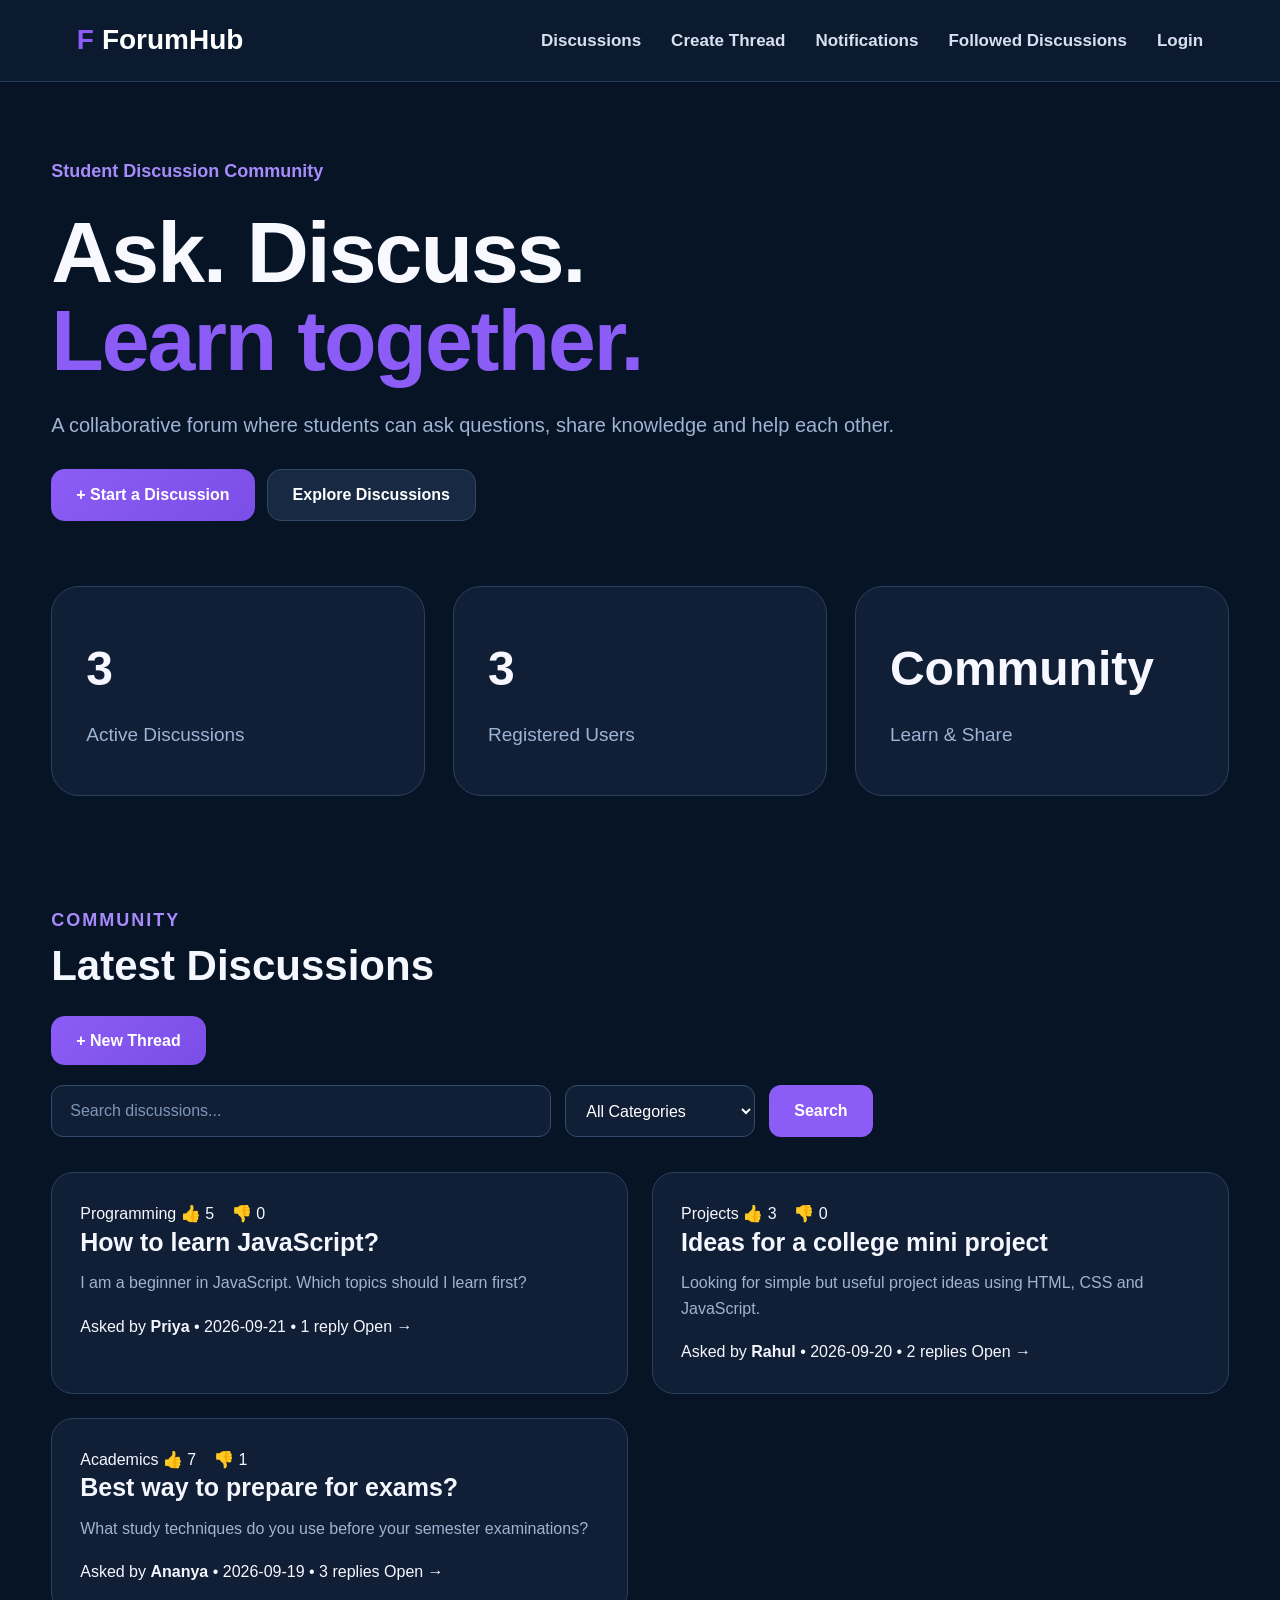
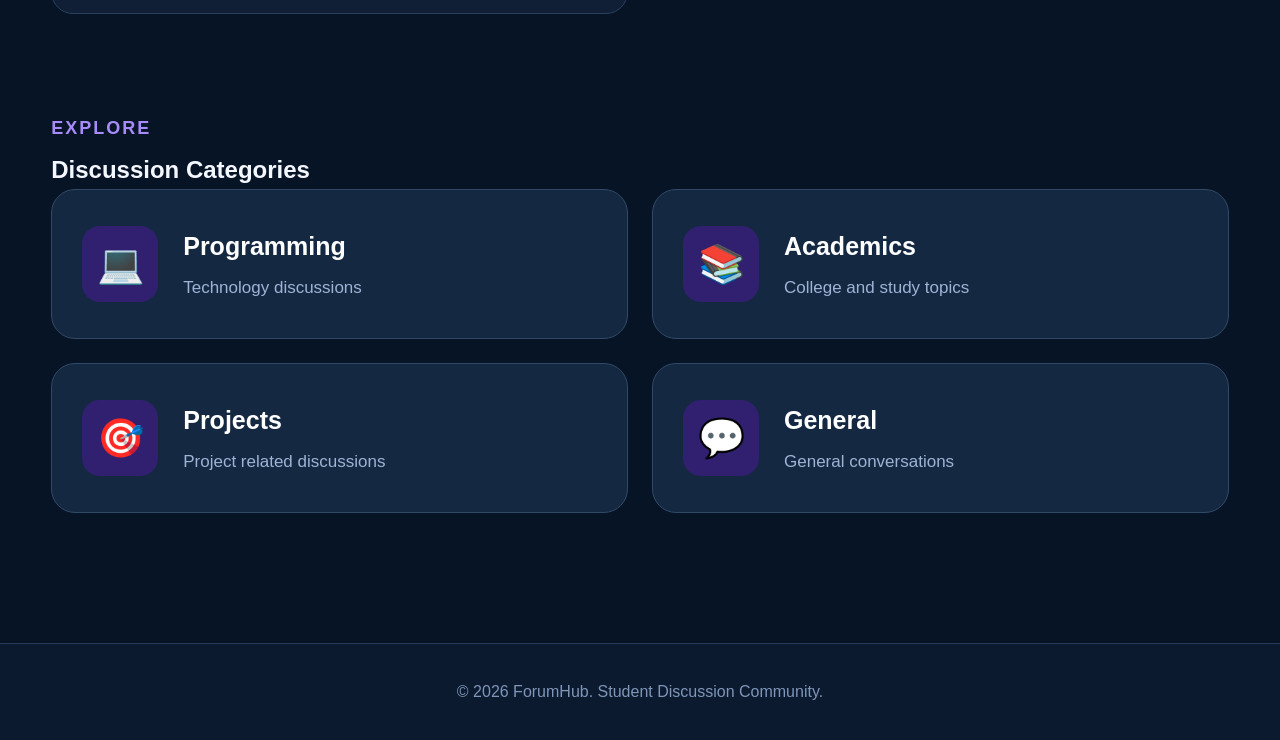
<file: index.html>
<!DOCTYPE html>
<html lang="en">

<head>
    <meta charset="UTF-8">

    <meta name="viewport" content="width=device-width, initial-scale=1.0">

    <title>ForumHub - Student Discussion Community</title>

    <link rel="stylesheet" href="css/style.css">
</head>

<body>

    <!-- ==============================
         NAVIGATION BAR
    =============================== -->

    <header class="navbar">

        <a href="index.html" class="brand">
            <span>F</span> ForumHub
        </a>

        <nav class="nav-links">
            <a href="index.html">Discussions</a>
            <a href="create-thread.html">Create Thread</a>
            <a href="notifications.html">Notifications</a>
            <a href="followed-discussions.html">Followed Discussions</a>
            <a href="login.html">Login</a>
        </nav>

    </header>


    <!-- ==============================
         HERO SECTION
    =============================== -->

    <main>

        <section class="hero">

            <div class="eyebrow">
                Student Discussion Community
            </div>

            <h1>
                Ask. Discuss.<br>
                <span>Learn together.</span>
            </h1>

            <p>
                A collaborative forum where students can ask questions,
                share knowledge and help each other.
            </p>

            <div class="hero-actions">

                <a href="create-thread.html" class="btn">
                    + Start a Discussion
                </a>

                <a href="#discussions" class="btn btn-secondary">
                    Explore Discussions
                </a>

            </div>

        </section>


        <!-- ==============================
             STATISTICS
        =============================== -->

        <section class="stats">

            <div class="stat-card">

                <div class="number" id="activeDiscussions">
                    0
                </div>

                <div class="label">
                    Active Discussions
                </div>

            </div>


            <div class="stat-card">

                <div class="number" id="registeredUsers">
                    0
                </div>

                <div class="label">
                    Registered Users
                </div>

            </div>


            <div class="stat-card">

                <div class="number">
                    Community
                </div>

                <div class="label">
                    Learn & Share
                </div>

            </div>

        </section>


        <!-- ==============================
             DISCUSSIONS SECTION
        =============================== -->

        <section class="section" id="discussions">

            <div class="section-label">
                Community
            </div>

            <h2>
                Latest Discussions
            </h2>


            <!-- NEW THREAD BUTTON -->

            <div class="hero-actions">

                <a href="create-thread.html" class="btn">
                    + New Thread
                </a>

            </div>


            <!-- ==============================
                 SEARCH AND FILTER
            =============================== -->

            <div class="search-bar">

                <input
                    type="text"
                    id="searchInput"
                    placeholder="Search discussions..."
                    autocomplete="off"
                >

                <select id="categoryFilter">

                    <option value="all">
                        All Categories
                    </option>

                    <option value="Programming">
                        Programming
                    </option>

                    <option value="Academics">
                        Academics
                    </option>

                    <option value="Projects">
                        Projects
                    </option>

                    <option value="General">
                        General
                    </option>

                </select>

                <button
                    type="button"
                    onclick="filterDiscussions()"
                >
                    Search
                </button>

            </div>


            <!-- ==============================
                 DISCUSSION CARDS
            =============================== -->

            <div
                class="discussions-grid"
                id="discussionList"
            >

                <!-- Discussion 1 -->

                <article
                    class="discussion-card"
                    data-category="Academics"
                    data-title="How to prepare for semester exams"
                >

                    <div class="category-badge">
                        Academics
                    </div>

                    <h3>
                        How to prepare for semester exams?
                    </h3>

                    <p>
                        Share your study methods, useful resources
                        and exam preparation tips.
                    </p>

                    <div class="discussion-meta">
                        Posted by <strong>Rahul</strong>
                        • 4 replies
                    </div>

                    <div class="discussion-actions">

                        <button
                            class="btn btn-small"
                            type="button"
                            onclick="viewDiscussion(
                                'How to prepare for semester exams?',
                                'Academics',
                                'Share your study methods, useful resources and exam preparation tips.'
                            )"
                        >
                            View
                        </button>

                        <button
                            class="btn btn-danger btn-small"
                            type="button"
                            onclick="deleteDiscussion(this)"
                        >
                            Delete
                        </button>

                    </div>

                </article>


                <!-- Discussion 2 -->

                <article
                    class="discussion-card"
                    data-category="Programming"
                    data-title="How to learn JavaScript?"
                >

                    <div class="category-badge">
                        Programming
                    </div>

                    <h3>
                        How to learn JavaScript?
                    </h3>

                    <p>
                        What is the best way for a beginner to learn
                        JavaScript fundamentals?
                    </p>

                    <div class="discussion-meta">
                        Posted by <strong>Anuj</strong>
                        • 2 replies
                    </div>

                    <div class="discussion-actions">

                        <button
                            class="btn btn-small"
                            type="button"
                            onclick="viewDiscussion(
                                'How to learn JavaScript?',
                                'Programming',
                                'What is the best way for a beginner to learn JavaScript fundamentals?'
                            )"
                        >
                            View
                        </button>

                        <button
                            class="btn btn-danger btn-small"
                            type="button"
                            onclick="deleteDiscussion(this)"
                        >
                            Delete
                        </button>

                    </div>

                </article>


                <!-- Discussion 3 -->

                <article
                    class="discussion-card"
                    data-category="Projects"
                    data-title="Project ideas for college"
                >

                    <div class="category-badge">
                        Projects
                    </div>

                    <h3>
                        Project ideas for college
                    </h3>

                    <p>
                        Looking for simple and innovative project ideas
                        for a college submission.
                    </p>

                    <div class="discussion-meta">
                        Posted by <strong>Aryan Singh</strong>
                        • 3 replies
                    </div>

                    <div class="discussion-actions">

                        <button
                            class="btn btn-small"
                            type="button"
                            onclick="viewDiscussion(
                                'Project ideas for college',
                                'Projects',
                                'Looking for simple and innovative project ideas for a college submission.'
                            )"
                        >
                            View
                        </button>

                        <button
                            class="btn btn-danger btn-small"
                            type="button"
                            onclick="deleteDiscussion(this)"
                        >
                            Delete
                        </button>

                    </div>

                </article>


                <!-- Discussion 4 -->

                <article
                    class="discussion-card"
                    data-category="General"
                    data-title="Best way to manage college life"
                >

                    <div class="category-badge">
                        General
                    </div>

                    <h3>
                        Best way to manage college life?
                    </h3>

                    <p>
                        Share your experience about managing classes,
                        assignments, projects and free time.
                    </p>

                    <div class="discussion-meta">
                        Posted by <strong>Rahul</strong>
                        • 5 replies
                    </div>

                    <div class="discussion-actions">

                        <button
                            class="btn btn-small"
                            type="button"
                            onclick="viewDiscussion(
                                'Best way to manage college life?',
                                'General',
                                'Share your experience about managing classes, assignments, projects and free time.'
                            )"
                        >
                            View
                        </button>

                        <button
                            class="btn btn-danger btn-small"
                            type="button"
                            onclick="deleteDiscussion(this)"
                        >
                            Delete
                        </button>

                    </div>

                </article>

            </div>


            <!-- EMPTY RESULT -->

            <div
                class="empty-state"
                id="noResults"
                style="display: none;"
            >

                <h3>
                    No discussions found
                </h3>

                <p>
                    Try another search term or category.
                </p>

            </div>

        </section>


        <!-- ==============================
             CATEGORIES
        =============================== -->

        <section class="categories">

            <div class="section-label">
                Explore
            </div>

            <h2>
                Discussion Categories
            </h2>


            <div class="category-grid">


                <!-- Programming -->

                <a
                    href="#discussions"
                    class="category-card"
                    onclick="selectCategory('Programming')"
                >

                    <div class="category-icon">
                        💻
                    </div>

                    <div class="category-info">

                        <h3>
                            Programming
                        </h3>

                        <p>
                            Technology discussions
                        </p>

                    </div>

                </a>


                <!-- Academics -->

                <a
                    href="#discussions"
                    class="category-card"
                    onclick="selectCategory('Academics')"
                >

                    <div class="category-icon">
                        📚
                    </div>

                    <div class="category-info">

                        <h3>
                            Academics
                        </h3>

                        <p>
                            College and study topics
                        </p>

                    </div>

                </a>


                <!-- Projects -->

                <a
                    href="#discussions"
                    class="category-card"
                    onclick="selectCategory('Projects')"
                >

                    <div class="category-icon">
                        🎯
                    </div>

                    <div class="category-info">

                        <h3>
                            Projects
                        </h3>

                        <p>
                            Project related discussions
                        </p>

                    </div>

                </a>


                <!-- General -->

                <a
                    href="#discussions"
                    class="category-card"
                    onclick="selectCategory('General')"
                >

                    <div class="category-icon">
                        💬
                    </div>

                    <div class="category-info">

                        <h3>
                            General
                        </h3>

                        <p>
                            General conversations
                        </p>

                    </div>

                </a>

            </div>

        </section>

    </main>


    <!-- ==============================
         FOOTER
    =============================== -->

    <footer class="footer">

        <p>
            © 2026 ForumHub. Student Discussion Community.
        </p>

    </footer>


    <!-- ==============================
         JAVASCRIPT
    =============================== -->

    <script src="js/forum.js"></script>
    <script>

        /* --------------------------------
           COUNT DISCUSSIONS
        -------------------------------- */

        function updateStatistics() {

            const discussions =
                document.querySelectorAll(
                    ".discussion-card:not([style*='display: none'])"
                );

            const activeDiscussions =
                document.getElementById("activeDiscussions");

            if (activeDiscussions) {
                activeDiscussions.textContent =
                    discussions.length;
            }

            const registeredUsers =
                document.getElementById("registeredUsers");

            if (registeredUsers) {
                let users = [];
                try { users = JSON.parse(localStorage.getItem("users") || "[]"); } catch (error) {}
                registeredUsers.textContent = Array.isArray(users) ? users.length : 0;
            }
        }


        /* --------------------------------
           SEARCH DISCUSSIONS
        -------------------------------- */

        function filterDiscussions() {

            const searchInput =
                document.getElementById("searchInput");

            const categoryFilter =
                document.getElementById("categoryFilter");

            const searchText =
                searchInput.value
                    .toLowerCase()
                    .trim();

            const selectedCategory =
                categoryFilter.value;

            const cards =
                document.querySelectorAll(
                    ".discussion-card"
                );

            let visibleCount = 0;


            cards.forEach(function(card) {

                const title =
                    (card.dataset.title || "").toLowerCase();

                const description = card.querySelector("p")?.textContent.toLowerCase() || "";

                const category =
                    card.dataset.category;


                const matchesSearch =
                    title.includes(searchText) || description.includes(searchText);

                const matchesCategory =
                    selectedCategory === "all" ||
                    category === selectedCategory;


                if (
                    matchesSearch &&
                    matchesCategory
                ) {

                    card.style.display = "block";

                    visibleCount++;

                } else {

                    card.style.display = "none";

                }

            });


            const noResults =
                document.getElementById("noResults");


            if (visibleCount === 0) {

                noResults.style.display = "block";

            } else {

                noResults.style.display = "none";

            }


            updateStatistics();
        }


        /* --------------------------------
           CATEGORY SELECTION
        -------------------------------- */

        function selectCategory(category) {

            const categoryFilter =
                document.getElementById(
                    "categoryFilter"
                );

            categoryFilter.value = category;

            filterDiscussions();

        }


        /* --------------------------------
           VIEW DISCUSSION
        -------------------------------- */

        function viewDiscussion(
            title,
            category,
            description
        ) {

            const message =
                "Title: " + title +
                "\n\n" +

                "Category: " + category +
                "\n\n" +

                "Description:\n" +
                description;


            window.showAppAlert(message, title);
        }


        /* --------------------------------
           DELETE DISCUSSION
        -------------------------------- */

        async function deleteDiscussion(button) {

            const confirmed = await window.showAppConfirm(
                "Are you sure you want to delete this discussion?",
                "Delete discussion"
            );


            if (!confirmed) {
                return;
            }


            const card =
                button.closest(
                    ".discussion-card"
                );


            if (card) {

                card.remove();

                updateStatistics();

            }

        }


        /* --------------------------------
           LIVE SEARCH
        -------------------------------- */

        const searchInput =
            document.getElementById(
                "searchInput"
            );


        if (searchInput) {

            searchInput.addEventListener(
                "input",
                filterDiscussions
            );

        }


        /* --------------------------------
           CATEGORY CHANGE
        -------------------------------- */

        const categoryFilter =
            document.getElementById(
                "categoryFilter"
            );


        if (categoryFilter) {

            categoryFilter.addEventListener(
                "change",
                filterDiscussions
            );

        }


        /* --------------------------------
           INITIAL LOAD
        -------------------------------- */

        document.addEventListener("DOMContentLoaded", updateStatistics);

    </script>

    <script src="js/profile-menu.js"></script>
    <script src="js/app-dialog.js"></script>
</body>

</html>
</file>
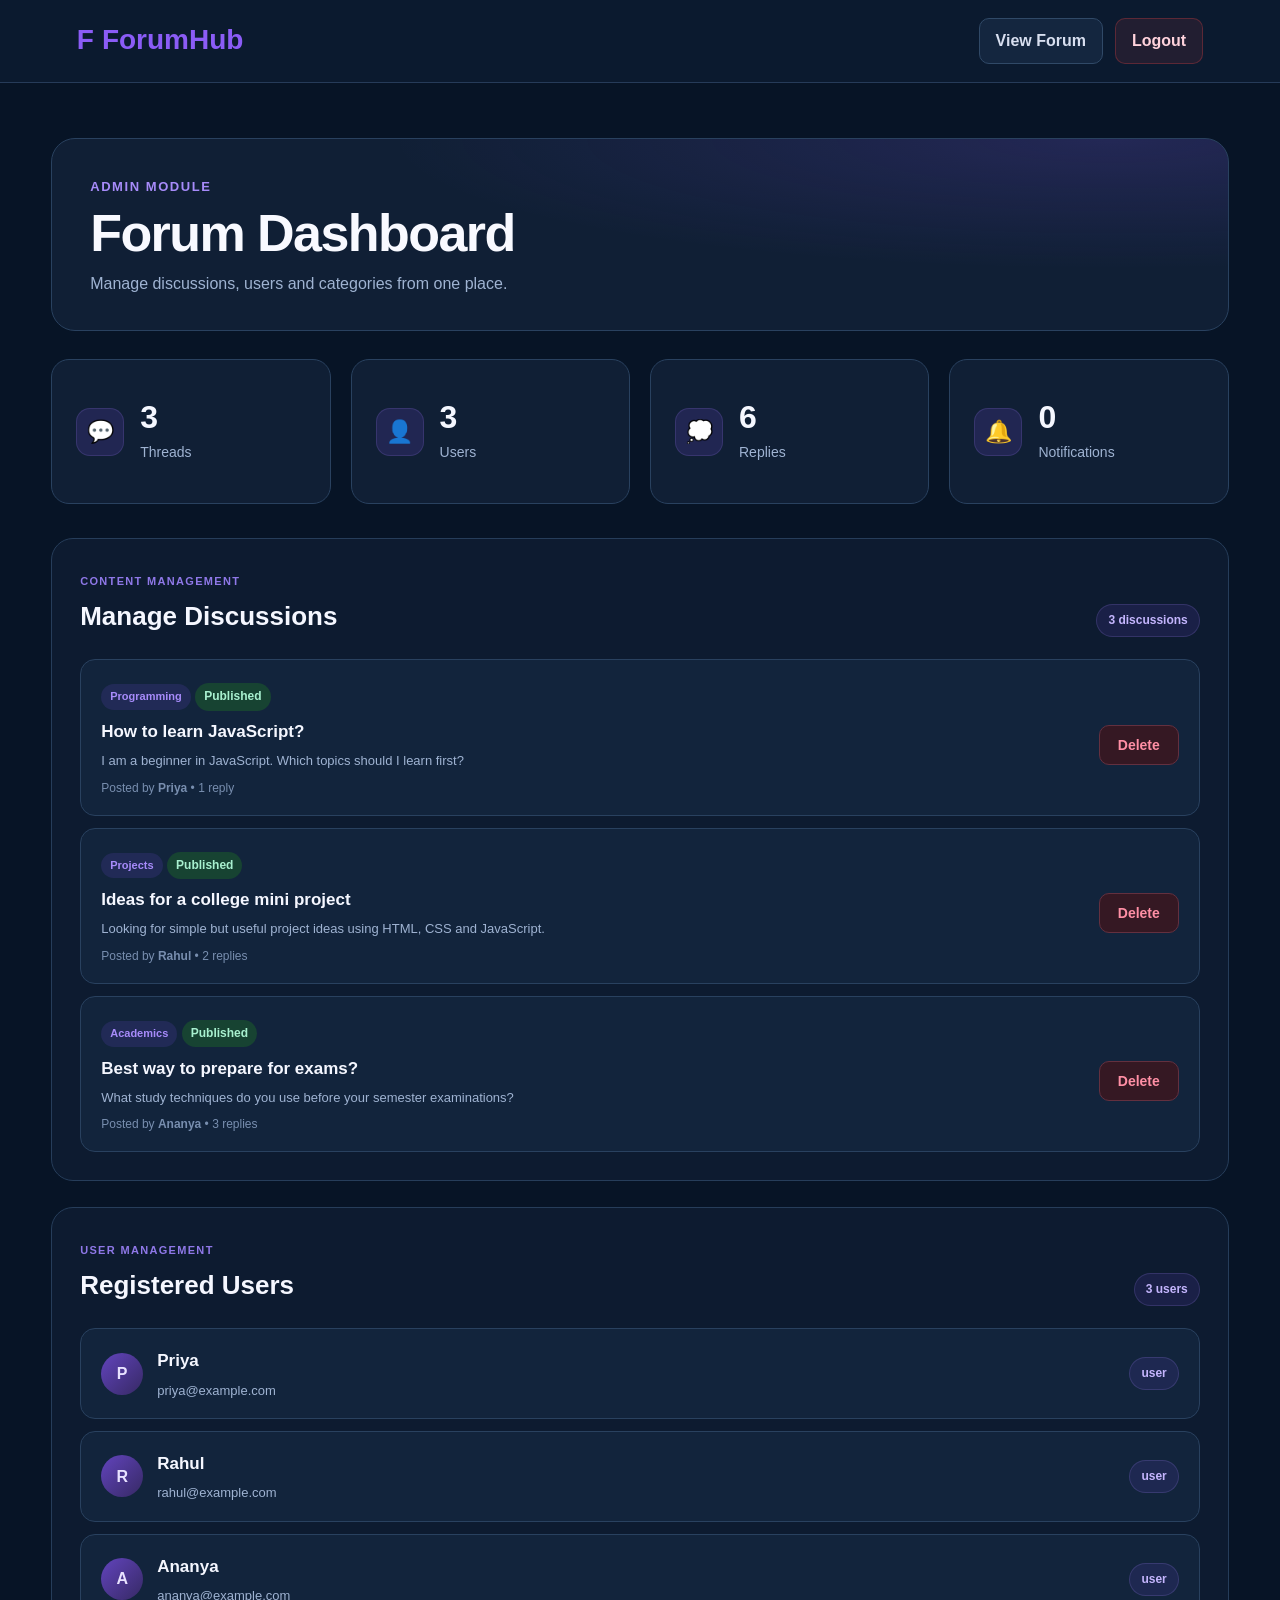
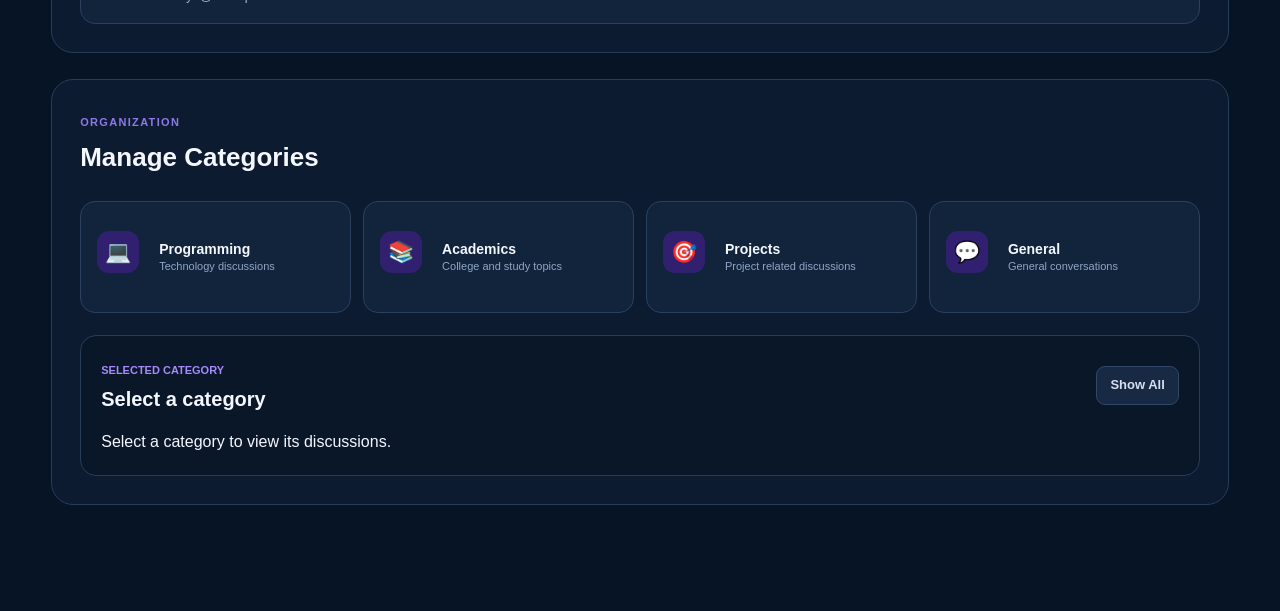
<file: admin.html>
<!DOCTYPE html>
<html lang="en">
<head>
    <meta charset="UTF-8">
    <meta name="viewport" content="width=device-width, initial-scale=1.0">
    <title>ForumHub Admin</title>
    <link rel="stylesheet" href="css/style.css">
</head>

<body>

<header class="navbar admin-navbar">
    <a href="index.html" class="brand">
        <span class="brand-f">F</span>
        <span>Forum<span>Hub</span></span>
    </a>

    <div class="nav-right">
        <a href="index.html">View Forum</a>
        <button id="logoutBtn" class="logout-btn">Logout</button>
    </div>
</header>


<main class="admin-container">

    <!-- ADMIN HERO -->
    <section class="admin-header">
        <p class="eyebrow">ADMIN MODULE</p>

        <h1>Forum Dashboard</h1>

        <p class="admin-intro">
            Manage discussions, users and categories from one place.
        </p>
    </section>


    <!-- STATISTICS -->
    <section class="admin-stats">

        <div class="admin-stat">
            <div class="icon">💬</div>
            <div>
                <span class="count" id="threadsCount">0</span>
                <p class="title">Threads</p>
            </div>
        </div>

        <div class="admin-stat">
            <div class="icon">👤</div>
            <div>
                <span class="count" id="usersCount">0</span>
                <p class="title">Users</p>
            </div>
        </div>

        <div class="admin-stat">
            <div class="icon">💭</div>
            <div>
                <span class="count" id="repliesCount">0</span>
                <p class="title">Replies</p>
            </div>
        </div>

        <div class="admin-stat">
            <div class="icon">🔔</div>
            <div>
                <span class="count" id="notificationsCount">0</span>
                <p class="title">Notifications</p>
            </div>
        </div>

    </section>


    <!-- DISCUSSION MANAGEMENT -->
    <section class="admin-panel">

        <div class="section-heading">
            <div>
                <p class="eyebrow">CONTENT MANAGEMENT</p>
                <h2>Manage Discussions</h2>
            </div>

            <span id="discussionCountLabel" class="section-count">
                0 discussions
            </span>
        </div>

        <div id="discussionList" class="admin-list">
            <!-- JavaScript loads discussions here -->
        </div>

    </section>


    <!-- USER MANAGEMENT -->
    <section class="admin-panel">

        <div class="section-heading">
            <div>
                <p class="eyebrow">USER MANAGEMENT</p>
                <h2>Registered Users</h2>
            </div>

            <span id="userCountLabel" class="section-count">
                0 users
            </span>
        </div>

        <div id="userList" class="admin-list">
            <!-- JavaScript loads users here -->
        </div>

    </section>


    <!-- CATEGORY MANAGEMENT -->
    <section class="admin-panel category-section">

        <div class="section-heading">
            <div>
                <p class="eyebrow">ORGANIZATION</p>
                <h2>Manage Categories</h2>
            </div>
        </div>


        <div class="admin-category-grid">

            <button
                class="admin-category-card"
                data-category="Programming">

                <div class="category-icon">💻</div>

                <div>
                    <h3>Programming</h3>
                    <p>Technology discussions</p>
                </div>

            </button>


            <button
                class="admin-category-card"
                data-category="Academics">

                <div class="category-icon">📚</div>

                <div>
                    <h3>Academics</h3>
                    <p>College and study topics</p>
                </div>

            </button>


            <button
                class="admin-category-card"
                data-category="Projects">

                <div class="category-icon">🎯</div>

                <div>
                    <h3>Projects</h3>
                    <p>Project related discussions</p>
                </div>

            </button>


            <button
                class="admin-category-card"
                data-category="General">

                <div class="category-icon">💬</div>

                <div>
                    <h3>General</h3>
                    <p>General conversations</p>
                </div>

            </button>

        </div>


        <!-- CATEGORY RESULTS -->
        <div id="categoryResults" class="admin-category-results">

            <div class="category-results-header">
                <div>
                    <p class="eyebrow">SELECTED CATEGORY</p>
                    <h2 id="selectedCategory">
                        Select a category
                    </h2>
                </div>

                <button
                    id="showAllBtn"
                    class="secondary-btn">
                    Show All
                </button>
            </div>

            <div id="categoryDiscussionList">
                <div class="empty-box">
                    Select a category to view its discussions.
                </div>
            </div>

        </div>

    </section>

</main>


<script src="js/admin.js"></script>

    <script src="js/profile-menu.js"></script>
    <script src="js/app-dialog.js"></script>
</body>
</html>
</file>
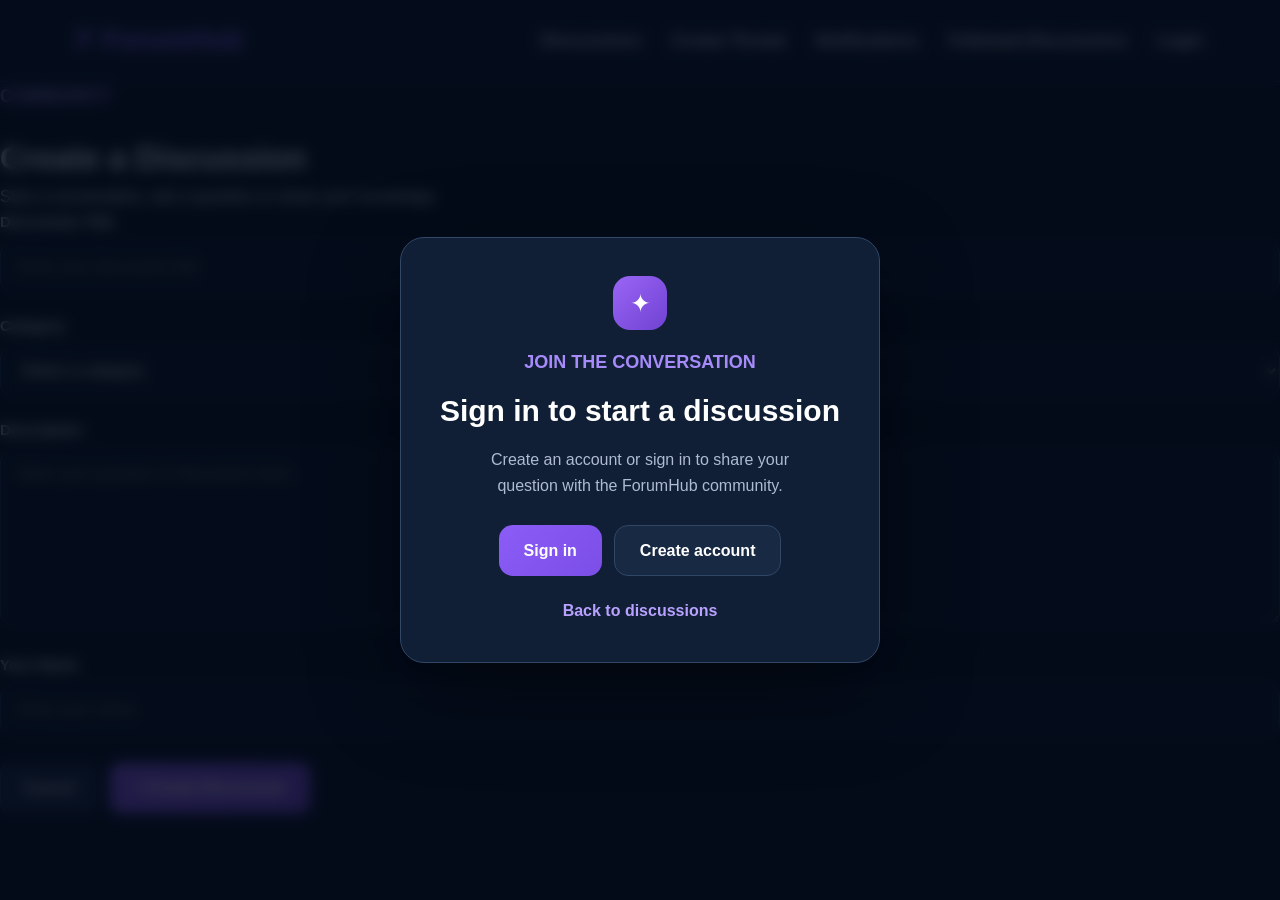
<file: create-thread.html>
<!DOCTYPE html>
<html lang="en">
<head>
    <meta charset="UTF-8">
    <meta name="viewport" content="width=device-width, initial-scale=1.0">

    <title>Create Thread - ForumHub</title>

    <link rel="stylesheet" href="css/style.css">
</head>

<body>

    <!-- NAVBAR -->
    <header class="navbar">

        <a href="index.html" class="brand">
            <span class="brand-icon">F</span>
            <span>ForumHub</span>
        </a>

        <nav class="nav-links">
            <a href="index.html">Discussions</a>
            <a href="create-thread.html" class="active">Create Thread</a>
            <a href="notifications.html">Notifications</a>
            <a href="followed-discussions.html">Followed Discussions</a>
            <a href="login.html">Login</a>
        </nav>

    </header>


    <!-- MAIN CONTENT -->
    <main class="create-page">

        <div class="page-heading">
            <p class="eyebrow">COMMUNITY</p>

            <h1>Create a Discussion</h1>

            <p class="page-description">
                Start a conversation, ask a question or share your knowledge.
            </p>
        </div>


        <!-- CREATE THREAD BOX -->
        <section class="create-card">

            <form id="threadForm">

                <!-- TITLE -->
                <div class="form-group">

                    <label for="threadTitle">
                        Discussion Title
                    </label>

                    <input
                        type="text"
                        id="title"
                        name="title"
                        placeholder="Enter your discussion title"
                        required
                    >

                </div>


                <!-- CATEGORY -->
                <div class="form-group">

                    <label for="threadCategory">
                        Category
                    </label>

                    <select
                        id="category"
                        name="category"
                        required
                    >

                        <option value="">
                            Select a category
                        </option>

                        <option value="Programming">
                            Programming
                        </option>

                        <option value="Academics">
                            Academics
                        </option>

                        <option value="Projects">
                            Projects
                        </option>

                        <option value="General">
                            General
                        </option>

                    </select>

                </div>


                <!-- DESCRIPTION -->
                <div class="form-group">

                    <label for="threadDescription">
                        Description
                    </label>

                    <textarea
                        id="description"
                        name="description"
                        rows="8"
                        placeholder="Write your question or discussion here..."
                        required
                    ></textarea>

                </div>


                <!-- USERNAME -->
                <div class="form-group">

                    <label for="threadAuthor">
                        Your Name
                    </label>

                    <input
                        type="text"
                        id="threadAuthor"
                        name="author"
                        placeholder="Enter your name"
                        required
                    >

                </div>


                <!-- BUTTONS -->
                <div class="form-actions">

                    <a
                        href="index.html"
                        class="secondary-btn"
                    >
                        Cancel
                    </a>

                    <button
                        type="submit"
                        class="primary-btn"
                    >
                        + Create Discussion
                    </button>

                </div>

            </form>

        </section>

    </main>


    <!-- JAVASCRIPT -->
    <script src="js/create-thread.js"></script>

    <script src="js/profile-menu.js"></script>
    <script src="js/app-dialog.js"></script>
</body>
</html>
</file>
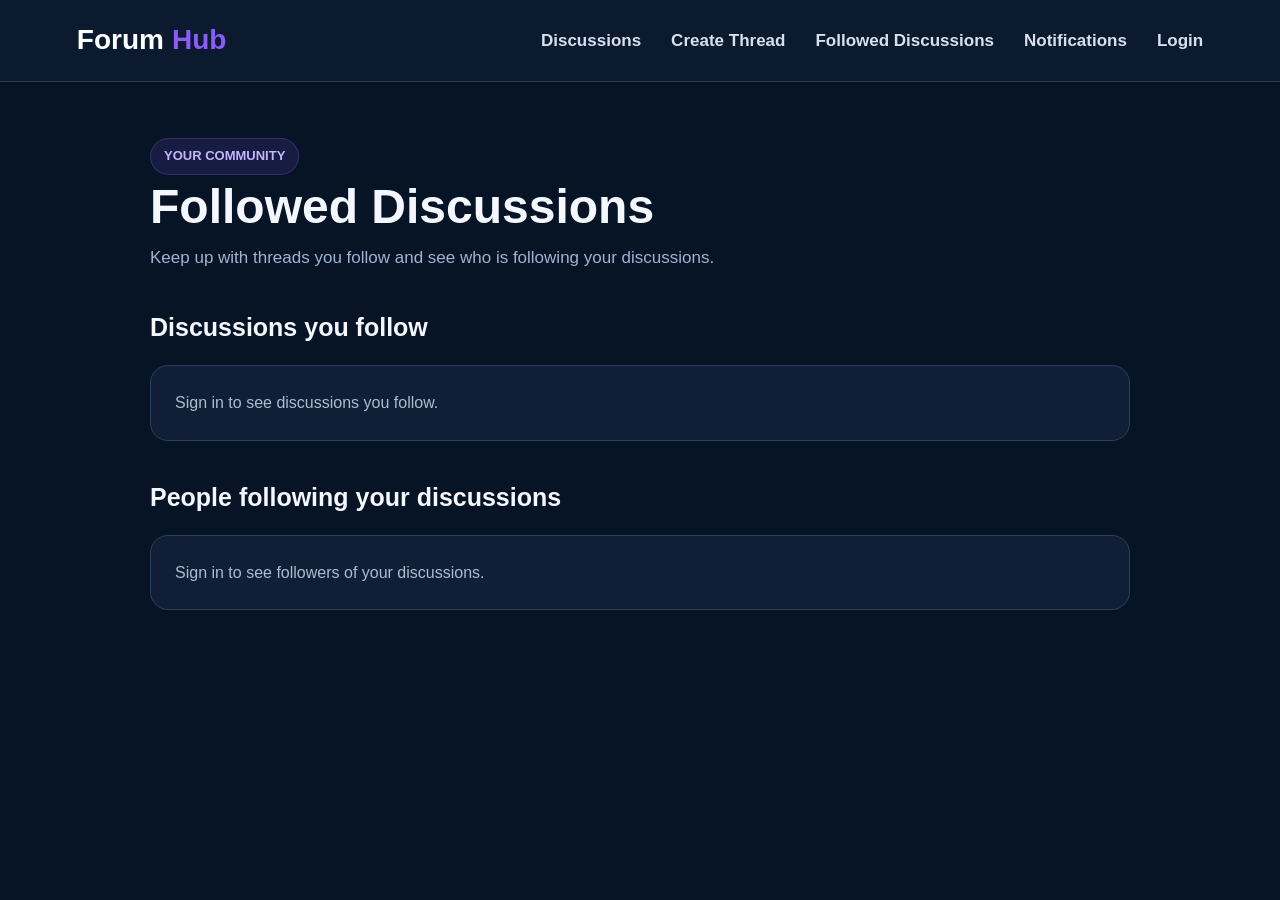
<file: followed-discussions.html>
<!DOCTYPE html>
<html lang="en">
<head>
  <meta charset="UTF-8">
  <meta name="viewport" content="width=device-width, initial-scale=1.0">
  <title>Followed Discussions | ForumHub</title>
  <link rel="stylesheet" href="css/style.css">
</head>
<body>
  <header class="navbar">
    <a href="index.html" class="brand">Forum<span>Hub</span></a>
    <nav class="nav-links" aria-label="Main navigation">
      <a href="index.html">Discussions</a>
      <a href="create-thread.html">Create Thread</a>
      <a href="followed-discussions.html" class="active">Followed Discussions</a>
      <a href="notifications.html">Notifications</a>
      <a href="login.html">Login</a>
    </nav>
  </header>
  <main class="page-container">
    <div class="form-section">
      <div class="hero-badge">YOUR COMMUNITY</div>
      <h1>Followed Discussions</h1>
      <p>Keep up with threads you follow and see who is following your discussions.</p>
      <section class="followed-section">
        <h2>Discussions you follow</h2>
        <div id="followedList" class="followed-grid"></div>
      </section>
      <section class="followed-section">
        <h2>People following your discussions</h2>
        <div id="yourFollowersList" class="followed-grid"></div>
      </section>
    </div>
  </main>
  <script src="js/followed-discussions.js"></script>
  <script src="js/profile-menu.js"></script>
  <script src="js/app-dialog.js"></script>
</body>
</html>
</file>
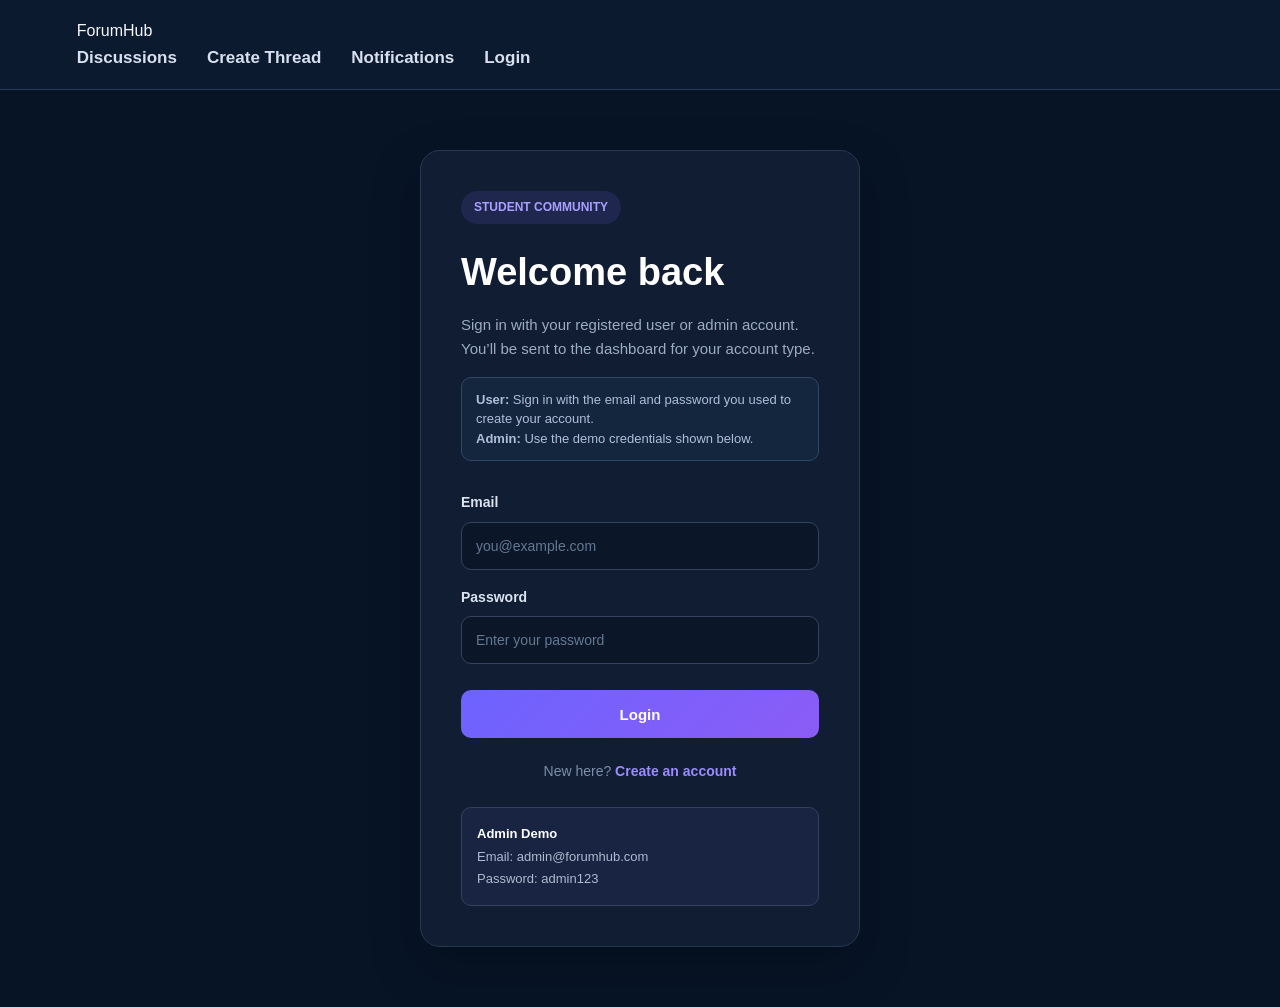
<file: login.html>
<!DOCTYPE html>
<html lang="en">

<head>
    <meta charset="UTF-8">
    <meta name="viewport" content="width=device-width, initial-scale=1.0">

    <title>Login - ForumHub</title>

    <link rel="stylesheet" href="./css/style.css">

    <style>
        /* ================= LOGIN PAGE ================= */

        .login-page {
            min-height: calc(100vh - 71px);

            display: flex;
            align-items: center;
            justify-content: center;

            padding: 60px 20px;
        }

        .login-card {
            width: min(440px, 100%);

            background: #101d32;

            border: 1px solid #293750;

            border-radius: 20px;

            padding: 40px;

            box-shadow:
                0 20px 50px rgba(0, 0, 0, 0.25);
        }

        .login-badge {
            display: inline-block;

            padding: 7px 13px;

            border-radius: 20px;

            background: rgba(128, 101, 255, 0.14);

            color: #a99fff;

            font-size: 12px;

            font-weight: 700;

            margin-bottom: 18px;
        }

        .login-card h1 {
            margin: 0 0 10px;

            color: #ffffff;

            font-size: 38px;
        }

        .login-card > p {
            color: #9eacc3;

            margin: 0 0 30px;

            font-size: 15px;
        }

        .login-form {
            display: flex;

            flex-direction: column;

            gap: 8px;
        }

        .login-form label {
            color: #dce4f2;

            font-size: 14px;

            font-weight: 700;

            margin-top: 8px;
        }

        .login-form input {
            width: 100%;

            height: 48px;

            padding: 0 14px;

            background: #0b1729;

            color: #ffffff;

            border: 1px solid #34425e;

            border-radius: 10px;

            font-size: 14px;

            outline: none;
        }

        .login-form input::placeholder {
            color: #667792;
        }

        .login-form input:focus {
            border-color: #8065ff;

            box-shadow:
                0 0 0 3px rgba(128, 101, 255, 0.12);
        }

        .login-form button {
            width: 100%;

            height: 48px;

            margin-top: 18px;

            border: none;

            border-radius: 10px;

            background:
                linear-gradient(
                    135deg,
                    #6d63ff,
                    #8b5cf6
                );

            color: #ffffff;

            font-size: 15px;

            font-weight: 800;

            cursor: pointer;
        }

        .login-form button:hover {
            filter: brightness(1.1);

            transform: translateY(-1px);
        }

        .login-message {
            display: none;

            margin-top: 15px;

            padding: 11px;

            border-radius: 9px;

            background: rgba(239, 68, 68, 0.12);

            border: 1px solid rgba(239, 68, 68, 0.3);

            color: #ff9c9c;

            font-size: 13px;
        }

        .login-link {
            text-align: center;

            margin-top: 22px;

            color: #7f8da8;

            font-size: 14px;
        }

        .login-link a {
            color: #9b8cff;

            text-decoration: none;

            font-weight: 700;
        }

        .login-link a:hover {
            color: #ffffff;
        }

        .demo-box {
            margin-top: 25px;

            padding: 15px;

            background: rgba(128, 101, 255, 0.08);

            border: 1px solid #34425e;

            border-radius: 10px;

            color: #aebbd0;

            font-size: 13px;

            line-height: 1.7;
        }

        .demo-box strong {
            color: #ffffff;
        }

        .role-help {
            margin: -14px 0 22px !important;
            padding: 12px 14px;
            color: #aebfda !important;
            background: rgba(23, 41, 67, 0.72);
            border: 1px solid #314766;
            border-radius: 10px;
            font-size: 13px;
            line-height: 1.5;
        }

        @media (max-width: 600px) {

            .login-card {
                padding: 28px 22px;
            }

            .login-card h1 {
                font-size: 32px;
            }
        }
    </style>
</head>


<body>

    <!-- ================= NAVBAR ================= -->

    <header class="navbar">

        <div class="nav-container">

            <a href="index.html" class="logo">
                Forum<span>Hub</span>
            </a>

            <nav class="nav-links">

                <a href="index.html">
                    Discussions
                </a>

                <a href="create-thread.html">
                    Create Thread
                </a>

                <a href="notifications.html">
                    Notifications
                </a>

                <a href="login.html">
                    Login
                </a>

            </nav>

        </div>

    </header>


    <!-- ================= LOGIN ================= -->

    <main class="login-page">

        <div class="login-card">

            <div class="login-badge">
                STUDENT COMMUNITY
            </div>

            <h1>
                Welcome back
            </h1>

            <p>
                Sign in with your registered user or admin account. You’ll be sent to the dashboard for your account type.
            </p>

            <div class="role-help">
                <strong>User:</strong> Sign in with the email and password you used to create your account.<br>
                <strong>Admin:</strong> Use the demo credentials shown below.
            </div>


            <form
                id="loginForm"
                class="login-form"
            >

                <label for="email">
                    Email
                </label>

                <input
                    type="email"
                    id="email"
                    placeholder="you@example.com"
                    required
                >


                <label for="password">
                    Password
                </label>

                <input
                    type="password"
                    id="password"
                    placeholder="Enter your password"
                    required
                >


                <button type="submit">
                    Login
                </button>

            </form>


            <div
                id="loginMessage"
                class="login-message"
            ></div>


            <div class="login-link">

                New here?

                <a href="signup.html">
                    Create an account
                </a>

            </div>


            <!-- ADMIN DEMO -->

            <div class="demo-box">

                <strong>Admin Demo</strong>

                <br>

                Email:
                admin@forumhub.com

                <br>

                Password:
                admin123

            </div>

        </div>

    </main>


    <!-- ================= LOGIN SCRIPT ================= -->

    <script>

        /* Create demo admin account if it doesn't exist */

        let users =
            JSON.parse(
                localStorage.getItem("users")
            ) || [];


        const adminExists =
            users.some(
                user =>
                    user.email ===
                    "admin@forumhub.com"
            );


        if (!adminExists) {

            users.push({

                name: "Admin",

                email: "admin@forumhub.com",

                password: "admin123",

                role: "admin"

            });

            localStorage.setItem(
                "users",
                JSON.stringify(users)
            );

        }


        /* Login */

        document
            .getElementById("loginForm")
            .addEventListener(
                "submit",
                function (event) {

                    event.preventDefault();


                    const email =
                        document
                            .getElementById("email")
                            .value
                            .trim()
                            .toLowerCase();


                    const password =
                        document
                            .getElementById("password")
                            .value;


                    const message =
                        document
                            .getElementById(
                                "loginMessage"
                            );


                    const allUsers =
                        JSON.parse(
                            localStorage.getItem(
                                "users"
                            )
                        ) || [];


                    const user =
                        allUsers.find(
                            u =>
                                String(
                                    u.email
                                ).toLowerCase()
                                === email
                                &&
                                u.password ===
                                password
                        );


                    if (!user) {

                        message.textContent =
                            "Invalid email or password.";

                        message.style.display =
                            "block";

                        return;

                    }


                    /* Save logged-in user */

                    localStorage.setItem(
                        "currentUser",
                        JSON.stringify(user)
                    );


                    /* Redirect */

                    if (user.role === "admin") {

                        window.location.href =
                            "admin.html";

                    } else {

                        window.location.href =
                            "index.html";

                    }

                }
            );

    </script>

    <script src="js/profile-menu.js"></script>
    <script src="js/app-dialog.js"></script>
</body>

</html>
</file>
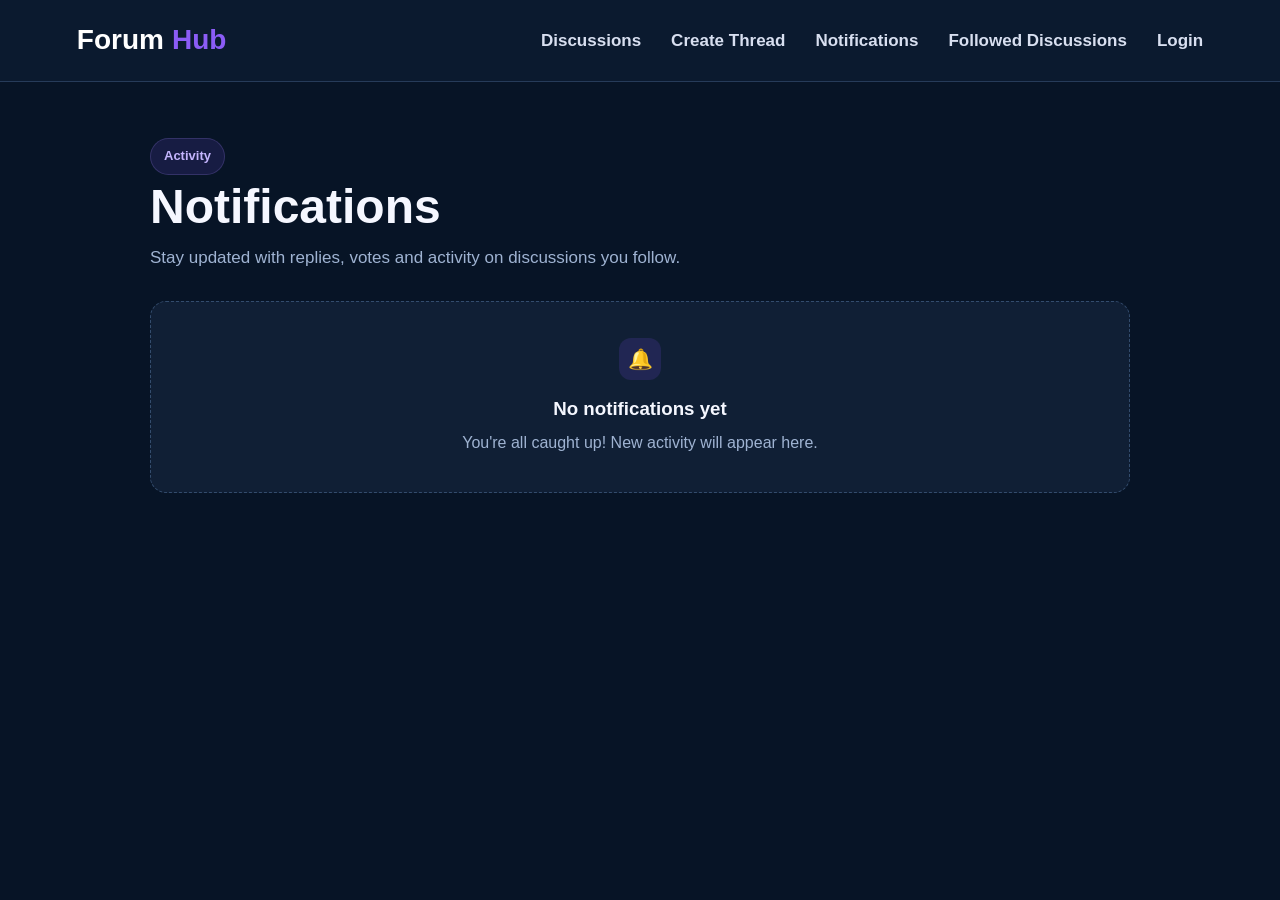
<file: notifications.html>
<!DOCTYPE html>
<html lang="en">
<head>
    <meta charset="UTF-8">
    <meta name="viewport" content="width=device-width, initial-scale=1.0">

    <title>Notifications | ForumHub</title>

    <link rel="stylesheet" href="css/style.css">
</head>

<body>

    <!-- NAVBAR -->
    <header class="navbar">

        <a href="index.html" class="brand">Forum<span>Hub</span></a>

        <nav class="nav-links">
            <a href="index.html">Discussions</a>
            <a href="create-thread.html">Create Thread</a>
            <a href="notifications.html">Notifications</a>
            <a href="followed-discussions.html">Followed Discussions</a>
            <a href="login.html">Login</a>
        </nav>

    </header>


    <!-- NOTIFICATIONS PAGE -->
    <main class="page-container">

        <div class="form-section">

            <div class="hero-badge">
                Activity
            </div>

            <h1>Notifications</h1>

            <p>
                Stay updated with replies, votes and activity
                on discussions you follow.
            </p>


            <!-- Notification list -->
            <div id="notificationList" class="notification-list">

                <!-- JavaScript will display notifications here -->

            </div>

        </div>

    </main>


    <script src="js/notifications.js"></script>

    <script src="js/profile-menu.js"></script>
    <script src="js/app-dialog.js"></script>
</body>
</html>
</file>
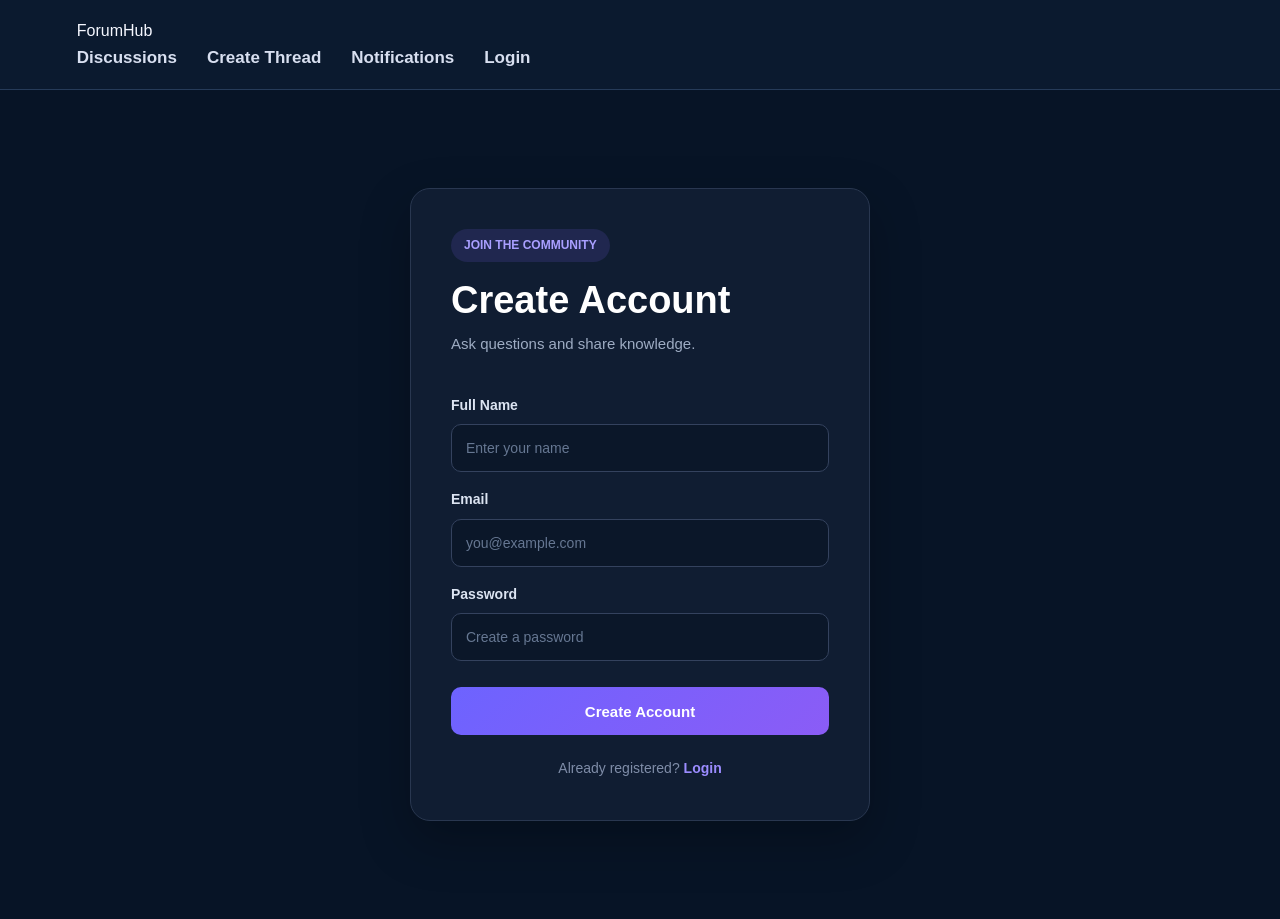
<file: signup.html>
<!DOCTYPE html>
<html lang="en">

<head>
    <meta charset="UTF-8">
    <meta name="viewport" content="width=device-width, initial-scale=1.0">

    <title>Sign Up - ForumHub</title>

    <link rel="stylesheet" href="./css/style.css">

    <style>
        /* ================= SIGNUP PAGE ================= */

        .signup-page {
            min-height: calc(100vh - 71px);

            display: flex;
            align-items: center;
            justify-content: center;

            padding: 60px 20px;
        }

        .signup-card {
            width: min(460px, 100%);

            background: #101d32;

            border: 1px solid #293750;

            border-radius: 20px;

            padding: 40px;

            box-shadow:
                0 20px 50px rgba(0, 0, 0, 0.25);
        }

        .signup-badge {
            display: inline-block;

            padding: 7px 13px;

            border-radius: 20px;

            background: rgba(128, 101, 255, 0.14);

            color: #a99fff;

            font-size: 12px;

            font-weight: 700;

            margin-bottom: 18px;
        }

        .signup-card h1 {
            margin: 0 0 10px;

            color: #ffffff;

            font-size: 38px;

            line-height: 1.1;
        }

        .signup-card > p {
            color: #9eacc3;

            margin: 0 0 30px;

            font-size: 15px;
        }

        .signup-form {
            display: flex;

            flex-direction: column;

            gap: 8px;
        }

        .signup-form label {
            color: #dce4f2;

            font-size: 14px;

            font-weight: 700;

            margin-top: 8px;
        }

        .signup-form input {
            width: 100%;

            height: 48px;

            padding: 0 14px;

            background: #0b1729;

            color: #ffffff;

            border: 1px solid #34425e;

            border-radius: 10px;

            font-size: 14px;

            outline: none;
        }

        .signup-form input::placeholder {
            color: #667792;
        }

        .signup-form input:focus {
            border-color: #8065ff;

            box-shadow:
                0 0 0 3px rgba(128, 101, 255, 0.12);
        }

        .signup-form button {
            width: 100%;

            height: 48px;

            margin-top: 18px;

            border: none;

            border-radius: 10px;

            background:
                linear-gradient(
                    135deg,
                    #6d63ff,
                    #8b5cf6
                );

            color: #ffffff;

            font-size: 15px;

            font-weight: 800;

            cursor: pointer;
        }

        .signup-form button:hover {
            filter: brightness(1.1);

            transform: translateY(-1px);
        }

        .signup-message {
            display: none;

            margin-top: 15px;

            padding: 11px;

            border-radius: 9px;

            font-size: 13px;
        }

        .signup-message.error {
            display: block;

            background: rgba(239, 68, 68, 0.12);

            border: 1px solid rgba(239, 68, 68, 0.3);

            color: #ff9c9c;
        }

        .signup-message.success {
            display: block;

            background: rgba(34, 197, 94, 0.12);

            border: 1px solid rgba(34, 197, 94, 0.3);

            color: #86efac;
        }

        .signup-link {
            text-align: center;

            margin-top: 22px;

            color: #7f8da8;

            font-size: 14px;
        }

        .signup-link a {
            color: #9b8cff;

            text-decoration: none;

            font-weight: 700;
        }

        .signup-link a:hover {
            color: #ffffff;
        }

        @media (max-width: 600px) {

            .signup-card {
                padding: 28px 22px;
            }

            .signup-card h1 {
                font-size: 32px;
            }
        }
    </style>
</head>


<body>

    <!-- ================= NAVBAR ================= -->

    <header class="navbar">

        <div class="nav-container">

            <a href="index.html" class="logo">
                Forum<span>Hub</span>
            </a>

            <nav class="nav-links">

                <a href="index.html">
                    Discussions
                </a>

                <a href="create-thread.html">
                    Create Thread
                </a>

                <a href="notifications.html">
                    Notifications
                </a>

                <a href="login.html">
                    Login
                </a>

            </nav>

        </div>

    </header>


    <!-- ================= SIGNUP ================= -->

    <main class="signup-page">

        <div class="signup-card">

            <div class="signup-badge">
                JOIN THE COMMUNITY
            </div>

            <h1>
                Create Account
            </h1>

            <p>
                Ask questions and share knowledge.
            </p>


            <form
                id="signupForm"
                class="signup-form"
            >

                <label for="name">
                    Full Name
                </label>

                <input
                    type="text"
                    id="name"
                    placeholder="Enter your name"
                    required
                >


                <label for="email">
                    Email
                </label>

                <input
                    type="email"
                    id="email"
                    placeholder="you@example.com"
                    required
                >


                <label for="password">
                    Password
                </label>

                <input
                    type="password"
                    id="password"
                    placeholder="Create a password"
                    minlength="6"
                    required
                >


                <button type="submit">
                    Create Account
                </button>

            </form>


            <div
                id="signupMessage"
                class="signup-message"
            ></div>


            <div class="signup-link">

                Already registered?

                <a href="login.html">
                    Login
                </a>

            </div>

        </div>

    </main>


    <!-- ================= SIGNUP JAVASCRIPT ================= -->

    <script>

        document
            .getElementById("signupForm")
            .addEventListener(
                "submit",
                function (event) {

                    event.preventDefault();


                    const name =
                        document
                            .getElementById("name")
                            .value
                            .trim();


                    const email =
                        document
                            .getElementById("email")
                            .value
                            .trim()
                            .toLowerCase();


                    const password =
                        document
                            .getElementById("password")
                            .value;


                    const message =
                        document
                            .getElementById(
                                "signupMessage"
                            );


                    let users =
                        JSON.parse(
                            localStorage.getItem(
                                "users"
                            )
                        ) || [];


                    /* Check existing email */

                    const existingUser =
                        users.find(
                            user =>
                                String(
                                    user.email
                                ).toLowerCase()
                                === email
                        );


                    if (existingUser) {

                        message.textContent =
                            "An account with this email already exists.";

                        message.className =
                            "signup-message error";

                        return;

                    }


                    /* Create new user */

                    const newUser = {

                        name: name,

                        email: email,

                        password: password,

                        role: "user"

                    };


                    users.push(newUser);


                    /* Save to Local Storage */

                    localStorage.setItem(
                        "users",
                        JSON.stringify(users)
                    );


                    message.textContent =
                        "Account created successfully! Redirecting to login...";

                    message.className =
                        "signup-message success";


                    /* Clear form */

                    document
                        .getElementById(
                            "signupForm"
                        )
                        .reset();


                    /* Redirect */

                    setTimeout(
                        function () {

                            window.location.href =
                                "login.html";

                        },
                        1200
                    );

                }
            );

    </script>

    <script src="js/profile-menu.js"></script>
    <script src="js/app-dialog.js"></script>
</body>

</html>
</file>
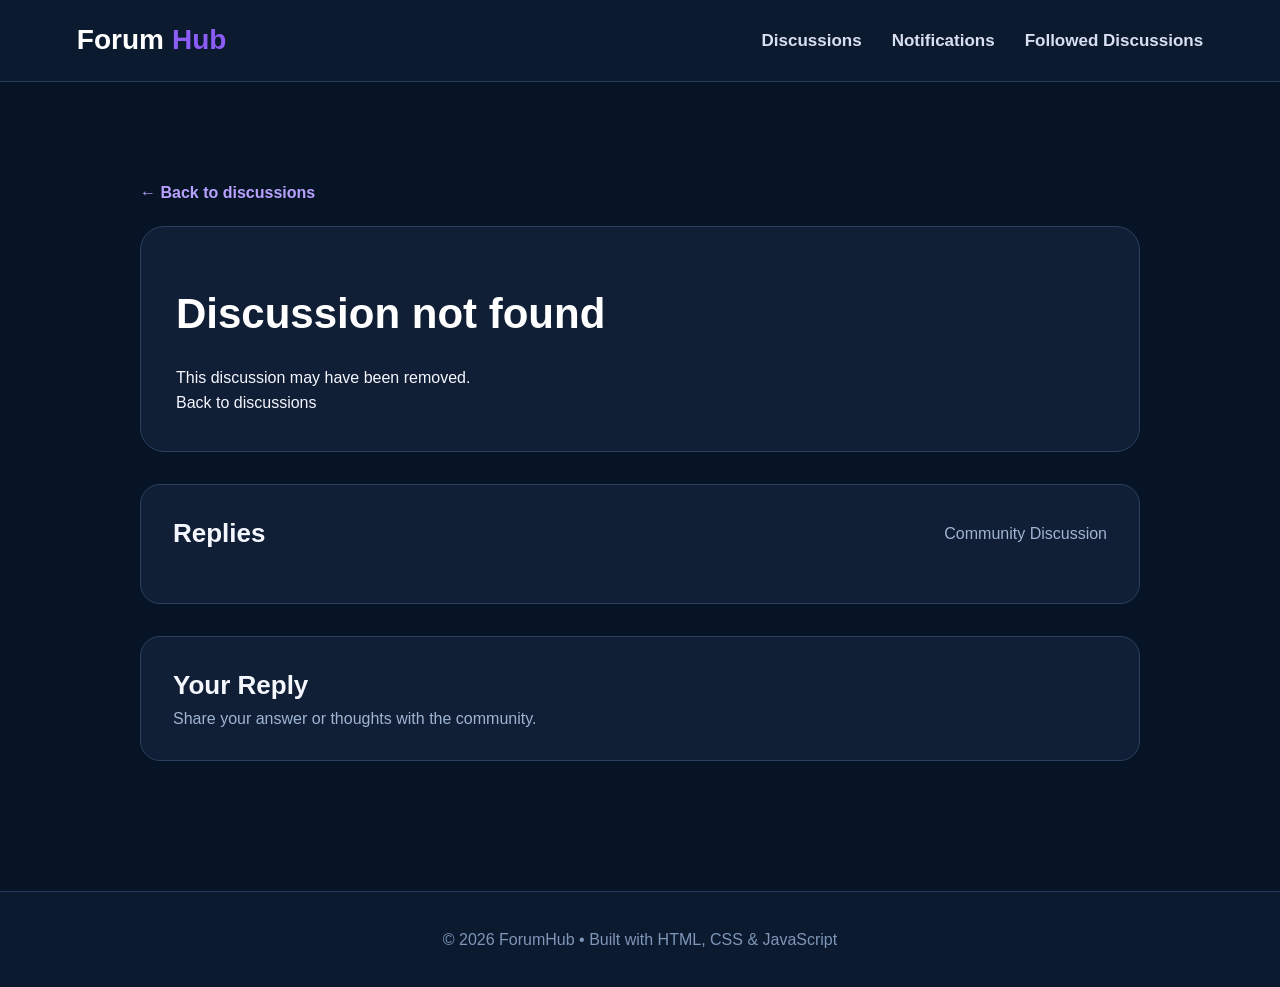
<file: thread.html>
<!DOCTYPE html>
<html lang="en">

<head>
    <meta charset="UTF-8">
    <meta name="viewport" content="width=device-width, initial-scale=1.0">

    <title>ForumHub - Discussion</title>

    <!-- IMPORTANT: Load the main CSS -->
    <link rel="stylesheet" href="css/style.css">
</head>

<body>

    <!-- ================= NAVBAR ================= -->

    <header class="navbar">

            <a href="index.html" class="brand">
                Forum<span>Hub</span>
            </a>

            <nav class="nav-links">

                <a href="index.html">
                    Discussions
                </a>

                <a href="notifications.html">
                    Notifications
                </a>
                <a href="followed-discussions.html">Followed Discussions</a>

            </nav>

    </header>


    <!-- ================= MAIN ================= -->

    <main class="thread-container">

        <a class="thread-back-link" href="index.html#discussions">← Back to discussions</a>

        <!-- Thread will be inserted by JavaScript -->

        <div id="threadDetail">
            <div class="thread-main">
                <p>Loading discussion...</p>
            </div>
        </div>


        <!-- ================= REPLIES ================= -->

        <section class="replies-section">

            <div class="section-heading">

                <h2>Replies</h2>

                <span class="reply-count">
                    Community Discussion
                </span>

            </div>


            <!-- Replies inserted by thread.js -->

            <div id="replies"></div>

        </section>


        <!-- ================= REPLY FORM ================= -->

        <section class="reply-box">

            <h2>Your Reply</h2>

            <p class="reply-help">
                Share your answer or thoughts with the community.
            </p>


            <form id="replyForm">

                <textarea
                    id="replyText"
                    placeholder="Write your reply here..."
                    rows="6"
                    required
                ></textarea>


                <div class="reply-form-bottom">

                    <span
                        id="replyStatus"
                        class="reply-status"
                    ></span>

                    <button
                        type="submit"
                        class="post-reply-btn"
                    >
                        Post Reply
                    </button>

                </div>

            </form>

        </section>

    </main>


    <!-- ================= FOOTER ================= -->

    <footer class="footer">

        <p>
            © 2026 ForumHub • Built with HTML, CSS & JavaScript
        </p>

    </footer>


    <!-- IMPORTANT: Load JavaScript -->

    <script src="js/thread.js"></script>

    <script src="js/profile-menu.js"></script>
    <script src="js/app-dialog.js"></script>
</body>

</html>
</file>
<file: css/style.css>
/* =========================================
   FORUMHUB - COMPLETE CSS
   ========================================= */

* {
    margin: 0;
    padding: 0;
    box-sizing: border-box;
}

html {
    scroll-behavior: smooth;
}

body {
    font-family: Arial, Helvetica, sans-serif;
    background: #071426;
    color: #f5f7ff;
    min-height: 100vh;
    line-height: 1.6;
}

/* =========================================
   GENERAL
   ========================================= */

a {
    color: inherit;
    text-decoration: none;
}

button,
input,
select,
textarea {
    font-family: inherit;
}

button {
    cursor: pointer;
}

.container {
    width: min(1200px, 92%);
    margin: 0 auto;
}

/* =========================================
   NAVBAR
   ========================================= */

.navbar {
    width: 100%;
    min-height: 82px;
    padding: 18px 6%;
    display: flex;
    align-items: center;
    justify-content: space-between;
    background: #0b1a2f;
    border-bottom: 1px solid #263b59;
    position: relative;
    z-index: 10;
}

.brand {
    display: flex;
    align-items: center;
    gap: 8px;
    color: #ffffff;
    font-size: 28px;
    font-weight: 800;
}

.brand span,
.brand .logo {
    color: #8b5cf6;
}

.nav-links {
    display: flex;
    align-items: center;
    gap: 30px;
}

.nav-links a {
    color: #d8dff0;
    font-size: 17px;
    font-weight: 600;
    transition: 0.2s ease;
}

.nav-links a:hover {
    color: #9b7cff;
}

.profile-menu { position: relative; color: inherit; }
.profile-trigger { cursor: pointer; list-style: none; font-weight: 700; }
.profile-trigger::-webkit-details-marker { display: none; }
.profile-trigger::after { content: '⌄'; margin-left: 7px; color: #aebbd0; }
.profile-panel { position: absolute; z-index: 20; right: 0; top: calc(100% + 14px); width: 240px; padding: 18px; display: grid; gap: 9px; border: 1px solid #304766; border-radius: 14px; background: #112139; box-shadow: 0 14px 35px #0005; }
.profile-panel strong { color: #fff; }
.profile-panel span { color: #aebbd0; font-size: .9rem; overflow-wrap: anywhere; }
.profile-logout { margin-top: 5px; padding: 10px 14px; border: 0; border-radius: 8px; color: white; background: #8050e8; cursor: pointer; font: inherit; font-weight: 700; }
.profile-logout:hover { background: #7042d3; }

.followed-section { margin-top: 36px; }
.followed-section h2 { margin-bottom: 18px; color: #f5f7ff; font-size: 25px; }
.followed-grid { display: grid; grid-template-columns: repeat(auto-fit, minmax(min(100%, 300px), 1fr)); gap: 18px; }
.followed-card, .followed-empty { display: block; padding: 24px; border: 1px solid #29415f; border-radius: 18px; background: #101f35; color: inherit; text-decoration: none; }
.followed-card { transition: transform .18s ease, border-color .18s ease; }
.followed-card:hover { transform: translateY(-2px); border-color: #8e5cf0; }
.followed-card h3 { margin: 14px 0 8px; color: #f5f7ff; font-size: 20px; }
.followed-card p { color: #9fb3d2; line-height: 1.5; }
.follower-count { color: #c4aaff !important; font-weight: 700; }
.follower-names { overflow-wrap: anywhere; }
.followed-empty { color: #aebbd0; line-height: 1.6; }
.admin-status { display: inline-block; margin: 5px 0; padding: 4px 9px; border-radius: 999px; background: #253954; color: #d3def1; font-size: 12px; font-weight: 700; text-transform: capitalize; }
.admin-status.status-pending { color: #ffe0a1; background: #55421f; }
.admin-status.status-published { color: #a8f0cf; background: #174332; }
.admin-status.status-rejected { color: #ffc0c0; background: #512e37; }
.admin-item-actions { flex-wrap: wrap; }

/* =========================================
   BUTTONS
   ========================================= */

.btn {
    display: inline-flex;
    align-items: center;
    justify-content: center;
    min-height: 48px;
    padding: 12px 25px;
    border: none;
    border-radius: 14px;
    background: linear-gradient(135deg, #8b5cf6, #7c4ee8);
    color: #ffffff;
    font-size: 16px;
    font-weight: 700;
    transition: 0.2s ease;
}

.btn:hover {
    transform: translateY(-2px);
    box-shadow: 0 10px 25px rgba(124, 78, 232, 0.25);
}

.btn-secondary {
    background: #172943;
    border: 1px solid #314766;
    color: #ffffff;
}

.btn-danger {
    background: #351823;
    border: 1px solid #63303f;
    color: #ff8fa5;
}

.btn-small {
    min-height: 40px;
    padding: 9px 18px;
    border-radius: 10px;
    font-size: 14px;
}

/* =========================================
   HOME / HERO
   ========================================= */

.hero {
    width: min(1200px, 92%);
    margin: 0 auto;
    padding: 75px 0 45px;
}

.eyebrow {
    display: inline-block;
    margin-bottom: 22px;
    color: #a78bfa;
    font-size: 18px;
    font-weight: 700;
}

.hero h1 {
    max-width: 850px;
    margin-bottom: 24px;
    color: #f8f9ff;
    font-size: clamp(52px, 7vw, 86px);
    line-height: 1.03;
    font-weight: 800;
    letter-spacing: -2px;
}

.hero h1 span {
    color: #8b5cf6;
}

.hero p {
    max-width: 900px;
    margin-bottom: 28px;
    color: #9fb3d2;
    font-size: 20px;
}

.hero-actions {
    display: flex;
    flex-wrap: wrap;
    gap: 12px;
}

/* =========================================
   STAT CARDS
   ========================================= */

.stats {
    width: min(1200px, 92%);
    margin: 0 auto;
    padding: 20px 0 70px;

    display: grid;
    grid-template-columns: repeat(3, 1fr);
    gap: 28px;
}

.stat-card {
    min-height: 210px;
    padding: 34px;
    background: #101f35;
    border: 1px solid #29415f;
    border-radius: 28px;
    display: flex;
    flex-direction: column;
    justify-content: center;
}

.stat-card .number {
    margin-bottom: 12px;
    color: #f6f7ff;
    font-size: 48px;
    font-weight: 800;
}

.stat-card .label {
    color: #9db4d5;
    font-size: 19px;
}

/* =========================================
   SECTION
   ========================================= */

.section {
    width: min(1200px, 92%);
    margin: 0 auto;
    padding: 40px 0 70px;
}

.section-label {
    margin-bottom: 8px;
    color: #a78bfa;
    font-size: 18px;
    font-weight: 800;
    letter-spacing: 2px;
    text-transform: uppercase;
}

.section h2 {
    margin-bottom: 25px;
    color: #f5f7ff;
    font-size: 42px;
    line-height: 1.15;
}

/* =========================================
   SEARCH / FILTER AREA
   THIS FIXES THE BOTTOM-LEFT SECTION
   ========================================= */

.search-bar {
    width: 100%;
    margin: 20px 0 35px;

    display: flex;
    align-items: center;
    gap: 14px;
    flex-wrap: wrap;
}

.search-bar input {
    width: min(500px, 100%);
    height: 52px;
    padding: 0 18px;

    background: #101f35;
    color: #ffffff;

    border: 1px solid #334c6d;
    border-radius: 12px;

    outline: none;
    font-size: 16px;

    transition: 0.2s ease;
}

.search-bar input::placeholder {
    color: #7f96b8;
}

.search-bar input:focus {
    border-color: #8b5cf6;
    box-shadow: 0 0 0 3px rgba(139, 92, 246, 0.15);
}

.search-bar select {
    min-width: 190px;
    height: 52px;
    padding: 0 42px 0 16px;

    background: #101f35;
    color: #ffffff;

    border: 1px solid #334c6d;
    border-radius: 12px;

    outline: none;
    font-size: 16px;

    cursor: pointer;
}

.search-bar select:focus {
    border-color: #8b5cf6;
}

.search-bar option {
    background: #101f35;
    color: #ffffff;
}

.search-bar button {
    height: 52px;
    padding: 0 25px;

    background: #8b5cf6;
    color: #ffffff;

    border: none;
    border-radius: 12px;

    font-size: 16px;
    font-weight: 700;

    transition: 0.2s ease;
}

.search-bar button:hover {
    background: #7c4ee8;
    transform: translateY(-1px);
}

/* =========================================
   LATEST DISCUSSIONS
   ========================================= */

.discussions-grid {
    display: grid;
    grid-template-columns: repeat(2, minmax(0, 1fr));
    gap: 24px;
}

.discussion-card {
    display: block;
    min-width: 0;
    padding: 28px;
    color: inherit;
    text-decoration: none;
    cursor: pointer;

    background: #101f35;
    border: 1px solid #29415f;
    border-radius: 22px;

    transition: 0.2s ease;
}

.discussion-card:hover {
    border-color: #7652d8;
    transform: translateY(-3px);
}

.category-badge {
    display: inline-flex;
    align-items: center;

    padding: 7px 14px;
    margin-bottom: 18px;

    background: rgba(124, 78, 232, 0.15);
    color: #a78bfa;

    border-radius: 999px;

    font-size: 14px;
    font-weight: 700;
}

.discussion-card h3 {
    margin-bottom: 12px;

    color: #f5f7ff;
    font-size: 25px;
    line-height: 1.25;

    overflow-wrap: anywhere;
}

.discussion-card p {
    margin-bottom: 18px;
    color: #9fb3d2;
}

.discussion-meta {
    color: #8299ba;
    font-size: 14px;
}

.discussion-actions {
    display: flex;
    flex-wrap: wrap;
    gap: 10px;
    margin-top: 22px;
}

/* =========================================
   CATEGORY CARDS
   ========================================= */

.categories {
    width: min(1200px, 92%);
    margin: 0 auto;
    padding: 30px 0 70px;
}

.category-grid {
    display: grid;
    grid-template-columns: repeat(2, minmax(0, 1fr));
    gap: 24px;
}

.category-card {
    min-height: 150px;
    padding: 30px;

    display: flex;
    align-items: center;
    gap: 25px;

    background: #152842;
    border: 1px solid #304967;
    border-radius: 24px;

    transition: 0.2s ease;
}

.category-card:hover {
    border-color: #8b5cf6;
    transform: translateY(-3px);
}

.category-icon {
    width: 76px;
    height: 76px;
    flex-shrink: 0;

    display: flex;
    align-items: center;
    justify-content: center;

    background: #30206f;
    border-radius: 18px;

    font-size: 38px;
}

.category-info {
    min-width: 0;
}

.category-info h3 {
    margin-bottom: 8px;
    color: #ffffff;
    font-size: 25px;
}

.category-info p {
    color: #9db4d5;
    font-size: 17px;
}

/* =========================================
   FORMS
   ========================================= */

.form-container {
    width: min(800px, 92%);
    margin: 50px auto;
    padding: 35px;

    background: #101f35;
    border: 1px solid #29415f;
    border-radius: 24px;
}

.form-group {
    margin-bottom: 22px;
}

.form-group label {
    display: block;
    margin-bottom: 8px;

    color: #e9edfa;
    font-size: 15px;
    font-weight: 700;
}

.form-group input,
.form-group select,
.form-group textarea {
    width: 100%;
    padding: 14px 16px;

    background: #0b192d;
    color: #ffffff;

    border: 1px solid #334c6d;
    border-radius: 12px;

    outline: none;
    font-size: 16px;
}

.form-group input,
.form-group select {
    height: 50px;
}

.form-group textarea {
    min-height: 150px;
    resize: vertical;
}

.form-group input:focus,
.form-group select:focus,
.form-group textarea:focus {
    border-color: #8b5cf6;
    box-shadow: 0 0 0 3px rgba(139, 92, 246, 0.12);
}

.create-card .form-actions {
    display: flex;
    align-items: center;
    justify-content: flex-start;
    flex-wrap: wrap;
    gap: 12px;
    margin-top: 28px;
}

.create-card .form-actions .secondary-btn,
.create-card .form-actions .primary-btn {
    min-height: 46px;
    display: inline-flex;
    align-items: center;
    justify-content: center;
    padding: 11px 22px;
    border-radius: 10px;
    font: inherit;
    font-weight: 700;
    text-decoration: none;
    cursor: pointer;
    transition: transform 0.2s ease, background 0.2s ease, border-color 0.2s ease;
}

.create-card .form-actions .secondary-btn {
    color: #d8dff0;
    background: #172943;
    border: 1px solid #314766;
}

.create-card .form-actions .primary-btn {
    color: #ffffff;
    background: linear-gradient(135deg, #8b5cf6, #7c4ee8);
    border: 1px solid transparent;
}

.create-card .form-actions .secondary-btn:hover,
.create-card .form-actions .primary-btn:hover {
    transform: translateY(-2px);
}

.create-card .form-actions .secondary-btn:hover {
    border-color: #8b5cf6;
}

.create-card .form-actions .primary-btn:hover {
    box-shadow: 0 8px 20px rgba(124, 78, 232, 0.25);
}

/* =========================================
   ADMIN DASHBOARD
   ========================================= */

.admin-container {
    width: min(1400px, 92%);
    margin: 0 auto;
    padding: 55px 0 80px;
}

.admin-header {
    margin-bottom: 35px;
}

.admin-header .eyebrow {
    margin-bottom: 12px;
}

.admin-header h1 {
    margin-bottom: 12px;
    font-size: 58px;
}

.admin-header p {
    color: #9fb3d2;
    font-size: 19px;
}

/* Admin statistic cards */

.admin-stats {
    display: grid;
    grid-template-columns: repeat(4, minmax(0, 1fr));
    gap: 20px;
    margin-bottom: 35px;
}

.admin-stat {
    min-height: 170px;
    padding: 28px;

    background: #101f35;
    border: 1px solid #29415f;
    border-radius: 22px;

    display: flex;
    flex-direction: column;
    justify-content: center;
}

.admin-stat .icon {
    margin-bottom: 10px;
    font-size: 28px;
}

.admin-stat .count {
    color: #9db4d5;
    font-size: 34px;
    font-weight: 800;
}

.admin-stat .title {
    color: #f5f7ff;
    font-size: 18px;
}

/* Admin content boxes */

.admin-panel {
    width: 100%;
    margin-bottom: 30px;
    padding: 32px;

    background: #101f35;
    border: 1px solid #29415f;
    border-radius: 24px;
}

.admin-panel .section-label {
    margin-bottom: 12px;
}

.admin-panel h2 {
    margin-bottom: 20px;
    color: #f5f7ff;
    font-size: 34px;
}

/* =========================================
   ADMIN DISCUSSION ITEMS
   ========================================= */

.admin-list {
    display: grid;
    gap: 15px;
}

.admin-item {
    padding: 22px;

    background: #14263f;
    border: 1px solid #2c4665;
    border-radius: 16px;

    display: flex;
    align-items: center;
    justify-content: space-between;
    gap: 20px;
}

.admin-item-content {
    min-width: 0;
}

.admin-item h3 {
    margin-bottom: 6px;
    color: #ffffff;
    font-size: 20px;
    overflow-wrap: anywhere;
}

.admin-item p {
    color: #91a8c8;
}

.admin-item-actions {
    display: flex;
    flex-shrink: 0;
    gap: 10px;
}

/* =========================================
   ADMIN CATEGORY SECTION
   ========================================= */

.admin-category-grid {
    display: grid;
    grid-template-columns: repeat(2, minmax(0, 1fr));
    gap: 20px;
}

.admin-category-card {
    padding: 24px;

    background: #14263f;
    border: 1px solid #2c4665;
    border-radius: 18px;

    display: flex;
    align-items: center;
    gap: 20px;

    transition: 0.2s ease;
}

.admin-category-card:hover {
    border-color: #8b5cf6;
    transform: translateY(-2px);
}

.admin-category-card .category-icon {
    width: 65px;
    height: 65px;
    font-size: 30px;
}

/* Admin dashboard uses the same cards and colors as the forum. */
.admin-navbar .nav-right {
    display: flex;
    align-items: center;
    gap: 12px;
}

.admin-navbar .nav-right > a,
.admin-navbar .logout-btn {
    min-height: 42px;
    display: inline-flex;
    align-items: center;
    justify-content: center;
    padding: 9px 16px;
    color: #d8dff0;
    background: #14263f;
    border: 1px solid #304967;
    border-radius: 10px;
    font: inherit;
    font-weight: 700;
    text-decoration: none;
}

.admin-navbar .logout-btn {
    color: #ffd2dc;
    background: rgba(239, 68, 68, 0.1);
    border-color: rgba(239, 68, 68, 0.28);
}

.admin-navbar .nav-right > a:hover,
.admin-navbar .logout-btn:hover {
    border-color: #8b5cf6;
}

.admin-header {
    margin-bottom: 28px;
    padding: 34px 38px;
    background: radial-gradient(ellipse at 90% 0%, rgba(124, 78, 232, 0.18), transparent 48%), #101f35;
    border: 1px solid #29415f;
    border-radius: 24px;
}

.admin-header .eyebrow {
    margin-bottom: 8px;
    color: #a78bfa;
    font-size: 13px;
    letter-spacing: 0.12em;
}

.admin-header h1 {
    margin: 0 0 8px;
    color: #f8f9ff;
    font-size: clamp(36px, 5vw, 52px);
    line-height: 1.1;
    letter-spacing: -0.03em;
}

.admin-header .admin-intro {
    color: #9fb3d2;
    font-size: 16px;
}

.admin-stats {
    margin-bottom: 34px;
}

.admin-stat {
    min-height: 145px;
    padding: 22px 24px;
    display: grid;
    grid-template-columns: 48px 1fr;
    align-items: center;
    gap: 16px;
    background: #101f35;
    border: 1px solid #29415f;
    border-radius: 18px;
    transition: border-color 0.2s ease, transform 0.2s ease;
}

.admin-stat:hover {
    transform: translateY(-2px);
    border-color: #5c4aa0;
}

.admin-stat .icon {
    width: 48px;
    height: 48px;
    display: grid;
    place-items: center;
    margin: 0;
    background: rgba(124, 78, 232, 0.16);
    border: 1px solid rgba(167, 139, 250, 0.16);
    border-radius: 14px;
    font-size: 22px;
}

.admin-stat .count {
    display: block;
    color: #f5f7ff;
    font-size: 32px;
    font-weight: 800;
    line-height: 1.1;
}

.admin-stat .title {
    margin-top: 5px;
    color: #9fb3d2;
    font-size: 14px;
}

.admin-panel {
    margin-bottom: 26px;
    padding: 28px;
    background: #0d1b30;
    border: 1px solid #263d5a;
    border-radius: 22px;
}

.admin-panel .section-heading {
    align-items: end;
    margin-bottom: 22px;
}

.admin-panel .section-heading .eyebrow {
    margin: 0 0 5px;
    color: #8f78e8;
    font-size: 11px;
    letter-spacing: 0.12em;
}

.admin-panel .section-heading h2 {
    margin: 0;
    color: #f5f7ff;
    font-size: 26px;
}

.section-count,
.admin-role {
    padding: 6px 11px;
    color: #c4b5fd;
    background: rgba(124, 78, 232, 0.12);
    border: 1px solid rgba(167, 139, 250, 0.18);
    border-radius: 999px;
    font-size: 12px;
    font-weight: 700;
    white-space: nowrap;
}

.admin-list {
    display: grid;
    gap: 12px;
}

.admin-item {
    min-width: 0;
    padding: 18px 20px;
    background: #12243c;
    border: 1px solid #29415f;
    border-radius: 15px;
    transition: border-color 0.2s ease;
}

.admin-item:hover {
    border-color: #5c4aa0;
}

.admin-item-content {
    min-width: 0;
}

.admin-item-category {
    margin: 0 0 8px;
    padding: 4px 9px;
    font-size: 11px;
}

.admin-item h3 {
    margin: 0 0 6px;
    color: #f5f7ff;
    font-size: 17px;
}

.admin-item p {
    margin: 0 0 8px;
    color: #9fb3d2;
    font-size: 13px;
    line-height: 1.5;
}

.admin-item p:not(.admin-item-meta) {
    display: -webkit-box;
    overflow: hidden;
    -webkit-box-orient: vertical;
    -webkit-line-clamp: 2;
}

.admin-item .admin-item-meta {
    margin: 0;
    color: #788eaf;
    font-size: 12px;
}

.admin-item-actions {
    margin-top: 14px;
}

.admin-user-item {
    display: flex;
    align-items: center;
    gap: 14px;
}

.admin-user-item .admin-item-content {
    flex: 1;
}

.admin-user-item .admin-item-content p {
    margin: 0;
}

.admin-user-avatar {
    width: 42px;
    height: 42px;
    flex: 0 0 42px;
    display: grid;
    place-items: center;
    color: #e8e2ff;
    background: linear-gradient(135deg, #6244bd, #362964);
    border-radius: 50%;
    font-weight: 800;
}

.admin-category-grid {
    grid-template-columns: repeat(4, minmax(0, 1fr));
    gap: 12px;
}

.admin-category-card {
    width: 100%;
    min-height: 112px;
    padding: 16px;
    text-align: left;
    color: #f5f7ff;
    background: #12243c;
    border: 1px solid #29415f;
    border-radius: 15px;
    cursor: pointer;
}

.admin-category-card .category-icon {
    width: 42px;
    height: 42px;
    margin-bottom: 10px;
    border-radius: 12px;
    font-size: 21px;
}

.admin-category-card h3 {
    margin: 0 0 3px;
    font-size: 14px;
}

.admin-category-card p {
    color: #8fa6c7;
    font-size: 11px;
}

.admin-category-card:hover,
.admin-category-card:focus-visible {
    border-color: #8b5cf6;
    outline: none;
}

.admin-category-results {
    margin-top: 22px;
    padding: 20px;
    background: rgba(7, 20, 38, 0.6);
    border: 1px solid #263d5a;
    border-radius: 16px;
}

.category-results-header {
    display: flex;
    align-items: center;
    justify-content: space-between;
    gap: 16px;
    margin-bottom: 14px;
}

.category-results-header .eyebrow {
    margin: 0 0 4px;
    font-size: 11px;
}

.category-results-header h2 {
    margin: 0;
    font-size: 20px;
}

.admin-category-results .secondary-btn {
    min-height: 38px;
    padding: 8px 13px;
    color: #d8dff0;
    background: #172943;
    border: 1px solid #314766;
    border-radius: 9px;
    font: inherit;
    font-size: 13px;
    font-weight: 700;
}

.admin-category-results .secondary-btn:hover {
    border-color: #8b5cf6;
}

.category-result-item {
    display: flex;
    justify-content: space-between;
    gap: 14px;
    padding: 12px 0;
    color: #e5ebf7;
    border-top: 1px solid #263d5a;
}

.category-result-item span {
    color: #8fa6c7;
    font-size: 13px;
}

.admin-empty {
    padding: 22px;
    color: #8fa6c7;
    background: #12243c;
    border: 1px dashed #304967;
    border-radius: 14px;
    text-align: center;
}

@media (max-width: 900px) {
    .admin-category-grid { grid-template-columns: repeat(2, minmax(0, 1fr)); }
}

@media (max-width: 600px) {
    .admin-container { padding-top: 28px; }
    .admin-header, .admin-panel { padding: 20px; }
    .admin-panel .section-heading { align-items: flex-start; flex-direction: column; }
    .admin-navbar { align-items: center; }
    .admin-navbar .nav-right { width: auto; }
    .admin-category-grid { grid-template-columns: 1fr 1fr; }
    .admin-user-item { flex-wrap: wrap; }
}

/* =========================================
   NOTIFICATIONS
   ========================================= */

.notifications {
    display: grid;
    gap: 15px;
}

.notification {
    padding: 20px;

    background: #14263f;
    border: 1px solid #2c4665;
    border-radius: 16px;
}

.notification h3 {
    margin-bottom: 6px;
    color: #ffffff;
}

.notification p {
    color: #91a8c8;
}

.page-container {
    width: min(980px, 92%);
    margin: 0 auto;
    padding: 56px 0 80px;
}

.form-section > h1 {
    margin: 4px 0 10px;
    color: #f5f7ff;
    font-size: clamp(34px, 5vw, 48px);
    line-height: 1.15;
}

.form-section > p {
    max-width: 680px;
    color: #9fb3d2;
    font-size: 17px;
}

.hero-badge {
    display: inline-flex;
    align-items: center;
    padding: 7px 13px;
    color: #c4b5fd;
    background: rgba(124, 78, 232, 0.15);
    border: 1px solid rgba(167, 139, 250, 0.2);
    border-radius: 999px;
    font-size: 13px;
    font-weight: 700;
}

.notification-list {
    display: grid;
    gap: 14px;
    margin-top: 30px;
}

.notification-item {
    display: grid;
    grid-template-columns: 42px minmax(0, 1fr) auto;
    align-items: start;
    gap: 16px;
    padding: 20px 22px;
    background: #101f35;
    border: 1px solid #29415f;
    border-radius: 16px;
}

.notification-icon,
.empty-icon {
    display: grid;
    place-items: center;
    width: 42px;
    height: 42px;
    color: #c4b5fd;
    background: rgba(124, 78, 232, 0.16);
    border-radius: 12px;
    font-size: 20px;
}

.notification-content h3 {
    margin: 1px 0 4px;
    color: #f5f7ff;
    font-size: 17px;
}

.notification-content p {
    color: #9fb3d2;
    line-height: 1.5;
    overflow-wrap: anywhere;
}

.notification-time {
    color: #8198b9;
    font-size: 13px;
    white-space: nowrap;
}

.empty-notifications {
    padding: 36px 24px;
    text-align: center;
    background: #101f35;
    border: 1px dashed #334c6d;
    border-radius: 16px;
}

.empty-notifications .empty-icon {
    margin: 0 auto 14px;
}

.empty-notifications h3 {
    margin-bottom: 6px;
}

.empty-notifications p {
    color: #9fb3d2;
}

@media (max-width: 600px) {
    .page-container { padding-top: 36px; }
    .notification-item { grid-template-columns: 36px minmax(0, 1fr); padding: 16px; gap: 12px; }
    .notification-icon { width: 36px; height: 36px; }
    .notification-time { grid-column: 2; }
}

/* =========================================
   LOGIN
   ========================================= */

.login-page {
    min-height: 100vh;
    display: flex;
    align-items: center;
    justify-content: center;
    padding: 30px;
}

.login-box {
    width: min(450px, 100%);
    padding: 40px;

    background: #101f35;
    border: 1px solid #29415f;
    border-radius: 24px;
}

.login-box h1 {
    margin-bottom: 10px;
    font-size: 36px;
}

.login-box > p {
    margin-bottom: 28px;
    color: #9fb3d2;
}

/* =========================================
   VIEW DISCUSSION
   ========================================= */

.thread-container {
    width: min(1000px, 92%);
    margin: 50px auto;
}

.thread-back-link {
    display: inline-flex;
    margin-bottom: 20px;
    color: #b9a2ff;
    font-weight: 700;
    text-decoration: none;
}
.thread-back-link:hover { color: #ffffff; text-decoration: underline; }

body.signin-gate-open { overflow: hidden; }
.signin-gate {
    position: fixed;
    inset: 0;
    z-index: 2000;
    display: grid;
    place-items: center;
    padding: 24px;
    background: rgba(3, 10, 22, .78);
    backdrop-filter: blur(7px);
}
.signin-gate-card {
    width: min(100%, 480px);
    padding: 38px;
    border: 1px solid #304766;
    border-radius: 24px;
    background: #101f35;
    box-shadow: 0 28px 90px rgba(0, 0, 0, .45);
    text-align: center;
    animation: gate-in .2s ease-out;
}
.signin-gate-icon {
    width: 54px;
    height: 54px;
    margin: 0 auto 18px;
    display: grid;
    place-items: center;
    border-radius: 17px;
    color: #fff;
    background: linear-gradient(135deg, #9a65f5, #7042d3);
    font-size: 25px;
}
.publish-success-icon { background: linear-gradient(135deg, #24a879, #17835f); }
.app-dialog-open { overflow: hidden; }
.app-dialog-overlay { position: fixed; inset: 0; z-index: 2100; display: grid; place-items: center; padding: 22px; background: rgba(3,10,22,.78); backdrop-filter: blur(7px); }
.app-dialog { width: min(100%, 450px); padding: 32px; border: 1px solid #304766; border-radius: 22px; background: #101f35; box-shadow: 0 28px 90px rgba(0,0,0,.45); text-align: center; animation: gate-in .2s ease-out; }
.app-dialog-mark { width: 48px; height: 48px; margin: 0 auto 16px; display: grid; place-items: center; border-radius: 15px; color: #fff; background: linear-gradient(135deg,#9a65f5,#7042d3); font-size: 24px; font-weight: 800; }
.app-dialog h2 { margin: 0 0 10px; color: #fff; font-size: 25px; }
.app-dialog-message { margin: 0 auto 24px; max-width: 360px; color: #aebbd0; line-height: 1.6; white-space: pre-line; }
.app-dialog-actions { display: flex; justify-content: center; gap: 12px; }
.app-dialog-actions button { min-width: 110px; padding: 11px 18px; border: 1px solid #405675; border-radius: 10px; color: #fff; background: #182b45; font: inherit; font-weight: 700; cursor: pointer; }
.app-dialog-actions .app-dialog-primary { border-color: transparent; background: #8050e8; }
.app-dialog-actions .app-dialog-cancel:hover { background: #233b59; }
.app-dialog-actions .app-dialog-primary:hover { background: #7042d3; }
.signin-gate-card .eyebrow { margin-bottom: 10px; }
.signin-gate-card h2 { margin: 0 0 12px; color: #fff; font-size: clamp(24px, 5vw, 30px); }
.signin-gate-copy { margin: 0 auto 25px; max-width: 360px; color: #aebbd0; line-height: 1.65; }
.signin-gate-actions { display: flex; justify-content: center; flex-wrap: wrap; gap: 12px; }
.signin-gate-back { display: inline-block; margin-top: 22px; color: #b9a2ff; font-weight: 600; text-decoration: none; }
.signin-gate-back:hover { color: #fff; text-decoration: underline; }
@keyframes gate-in { from { opacity: 0; transform: translateY(8px) scale(.98); } to { opacity: 1; transform: translateY(0) scale(1); } }
@media (max-width: 480px) { .signin-gate-card { padding: 28px 22px; } .signin-gate-actions { flex-direction: column; } }

.thread-box {
    padding: 35px;

    background: #101f35;
    border: 1px solid #29415f;
    border-radius: 24px;
}

.thread-box h1 {
    margin: 18px 0;
    color: #ffffff;
    font-size: 42px;
    overflow-wrap: anywhere;
}

.thread-author {
    margin-bottom: 25px;
    color: #9fb3d2;
}

.thread-description {
    color: #d9e1f0;
    font-size: 18px;
    white-space: pre-wrap;
}

.thread-container {
    padding: 48px 0 70px;
}

.thread-box h1 {
    overflow-wrap: anywhere;
}

.thread-actions {
    display: flex;
    flex-wrap: wrap;
    gap: 10px;
    margin-top: 28px;
}

.replies-section,
.reply-box {
    margin-top: 32px;
    padding: 28px 32px;
    background: #101f35;
    border: 1px solid #29415f;
    border-radius: 20px;
}

.section-heading {
    display: flex;
    align-items: center;
    justify-content: space-between;
    gap: 16px;
    margin-bottom: 20px;
}

.section-heading h2,
.reply-box h2 {
    color: #f5f7ff;
    font-size: 26px;
}

.reply-count,
.reply-help,
.reply-card small {
    color: #9fb3d2;
}

.reply-card {
    margin-top: 12px;
    padding: 18px 20px;
    background: #152842;
    border: 1px solid #304967;
    border-radius: 14px;
}

.reply-card p {
    margin-bottom: 8px;
    white-space: pre-wrap;
    overflow-wrap: anywhere;
}

.reply-box form {
    margin-top: 20px;
}

.reply-box textarea {
    display: block;
    width: 100%;
    min-height: 150px;
    padding: 15px;
    color: #f5f7ff;
    background: #09182b;
    border: 1px solid #304967;
    border-radius: 12px;
    resize: vertical;
}

.reply-form-bottom {
    display: flex;
    align-items: center;
    justify-content: space-between;
    gap: 16px;
    margin-top: 14px;
}

.reply-status {
    color: #86efac;
}

.post-reply-btn {
    min-height: 44px;
    padding: 10px 20px;
    color: #fff;
    font-weight: 700;
    background: linear-gradient(135deg, #8b5cf6, #7c4ee8);
    border: 0;
    border-radius: 10px;
}

@media (max-width: 700px) {
    .thread-container { padding-top: 28px; }
    .thread-box, .replies-section, .reply-box { padding: 22px; }
    .section-heading { align-items: flex-start; flex-direction: column; }
}

/* =========================================
   FOOTER
   ========================================= */

.footer {
    margin-top: 60px;
    padding: 35px 6%;

    background: #0b1a2f;
    border-top: 1px solid #263b59;

    text-align: center;
    color: #7f96b8;
}

/* =========================================
   EMPTY STATES
   ========================================= */

.empty-state {
    padding: 50px 25px;

    background: #101f35;
    border: 1px dashed #334c6d;
    border-radius: 18px;

    text-align: center;
}

.empty-state h3 {
    margin-bottom: 8px;
    color: #ffffff;
}

.empty-state p {
    color: #8fa6c7;
}

/* =========================================
   CUSTOM ALERT / MODAL
   ========================================= */

/*
   If JavaScript uses alert(), the browser's own
   alert cannot be styled.

   Use .modal for a proper ForumHub popup.
*/

.modal-overlay {
    position: fixed;
    inset: 0;

    display: flex;
    align-items: center;
    justify-content: center;

    padding: 20px;

    background: rgba(3, 10, 22, 0.78);

    z-index: 9999;
}

.modal {
    width: min(560px, 100%);
    padding: 30px;

    background: #101f35;
    border: 1px solid #405777;
    border-radius: 20px;

    box-shadow: 0 25px 70px rgba(0, 0, 0, 0.5);
}

.modal h2 {
    margin-bottom: 18px;
    color: #ffffff;
}

.modal p {
    margin-bottom: 22px;
    color: #b9c8dc;
    white-space: pre-line;
}

.modal-actions {
    display: flex;
    justify-content: flex-end;
    gap: 10px;
}

/* =========================================
   RESPONSIVE
   ========================================= */

@media (max-width: 1000px) {

    .admin-stats {
        grid-template-columns: repeat(2, minmax(0, 1fr));
    }

    .stats {
        grid-template-columns: 1fr;
    }

    .category-grid,
    .admin-category-grid,
    .discussions-grid {
        grid-template-columns: 1fr;
    }

    .hero h1 {
        font-size: 60px;
    }
}

@media (max-width: 700px) {

    .navbar {
        padding: 16px 5%;
        flex-direction: column;
        align-items: flex-start;
        gap: 15px;
    }

    .nav-links {
        width: 100%;
        flex-wrap: wrap;
        gap: 15px;
    }

    .hero {
        padding-top: 50px;
    }

    .hero h1 {
        font-size: 48px;
        letter-spacing: -1px;
    }

    .hero p {
        font-size: 17px;
    }

    .section h2 {
        font-size: 34px;
    }

    .admin-header h1 {
        font-size: 42px;
    }

    .admin-stats {
        grid-template-columns: 1fr;
    }

    .admin-item {
        flex-direction: column;
        align-items: flex-start;
    }

    .admin-item-actions {
        width: 100%;
    }

    .search-bar {
        flex-direction: column;
        align-items: stretch;
    }

    .search-bar input,
    .search-bar select,
    .search-bar button {
        width: 100%;
    }

    .category-card {
        align-items: flex-start;
    }
}

@media (max-width: 450px) {

    .hero h1 {
        font-size: 40px;
    }

    .stat-card {
        min-height: 170px;
        padding: 25px;
    }

    .category-card {
        padding: 22px;
        gap: 15px;
    }

    .category-icon {
        width: 60px;
        height: 60px;
        font-size: 30px;
    }

    .category-info h3 {
        font-size: 21px;
    }

    .form-container,
    .admin-panel,
    .thread-box {
        padding: 22px;
    }
}
</file>
